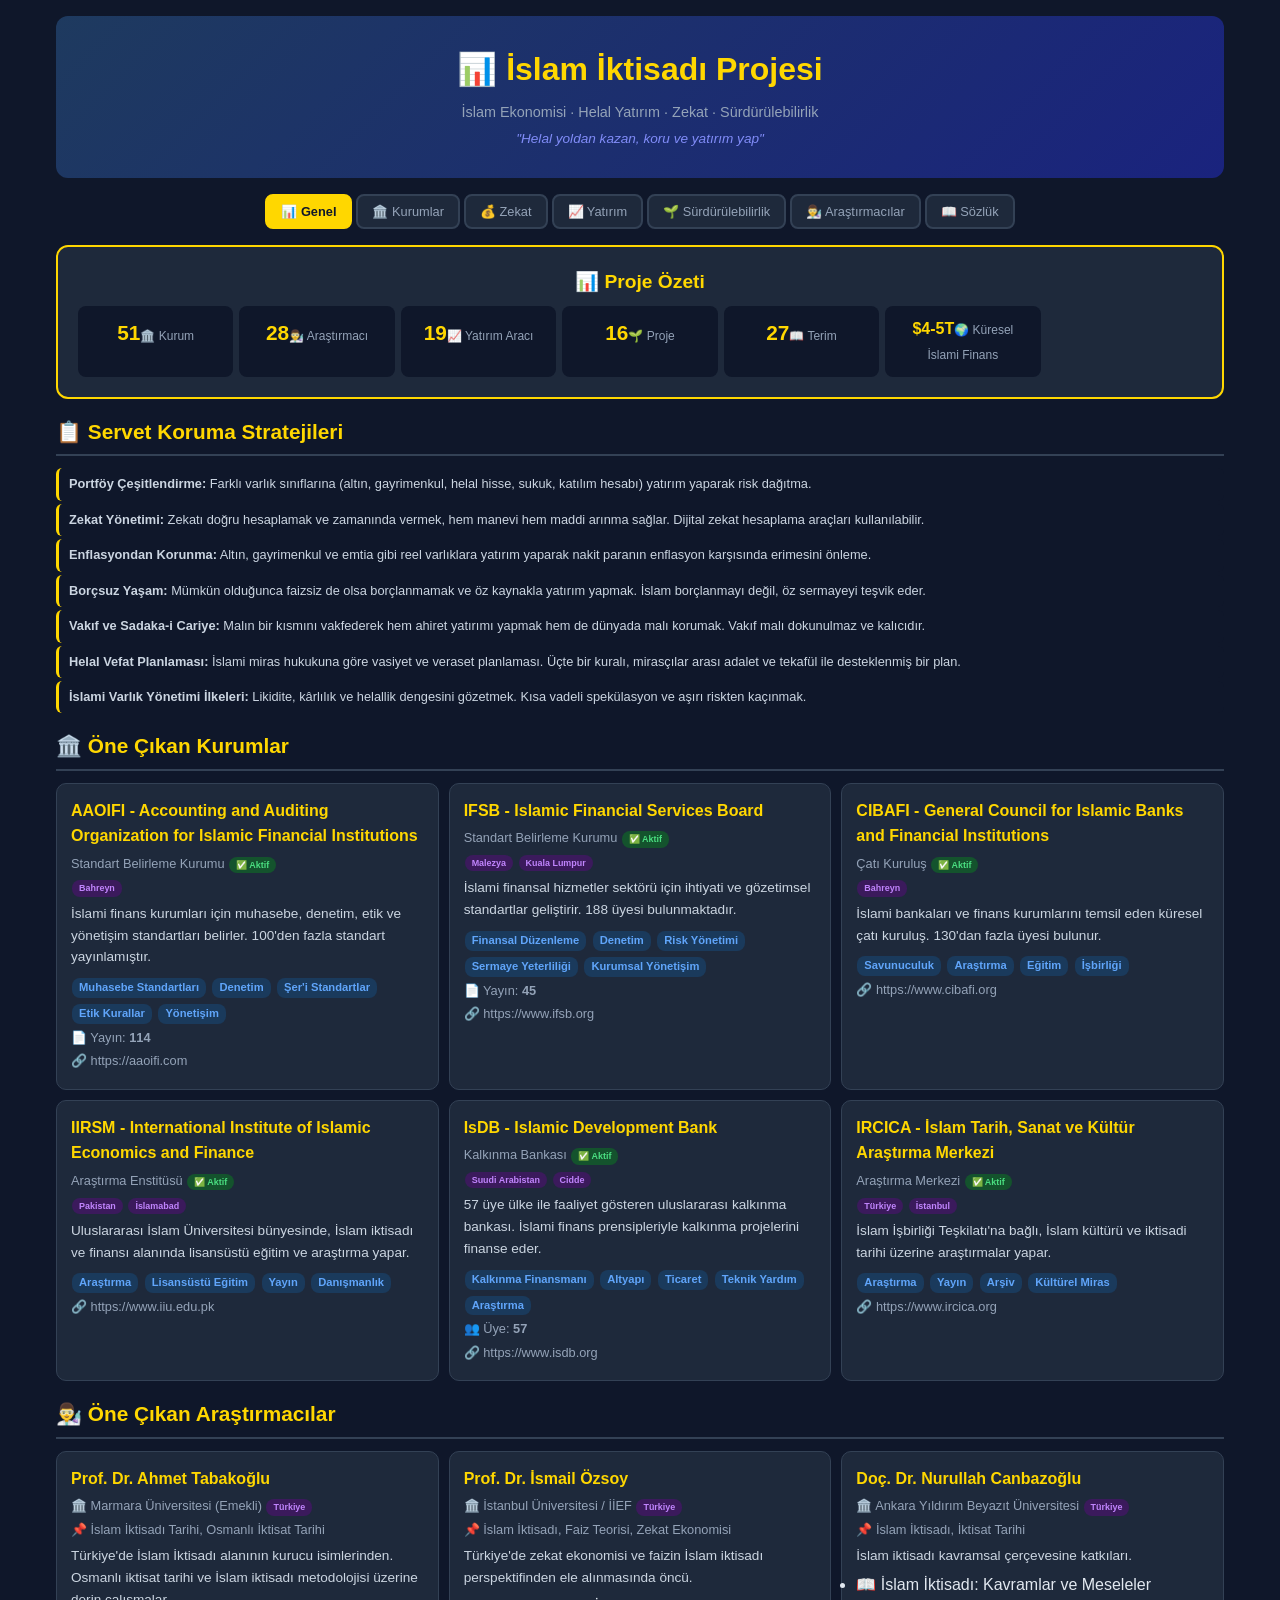
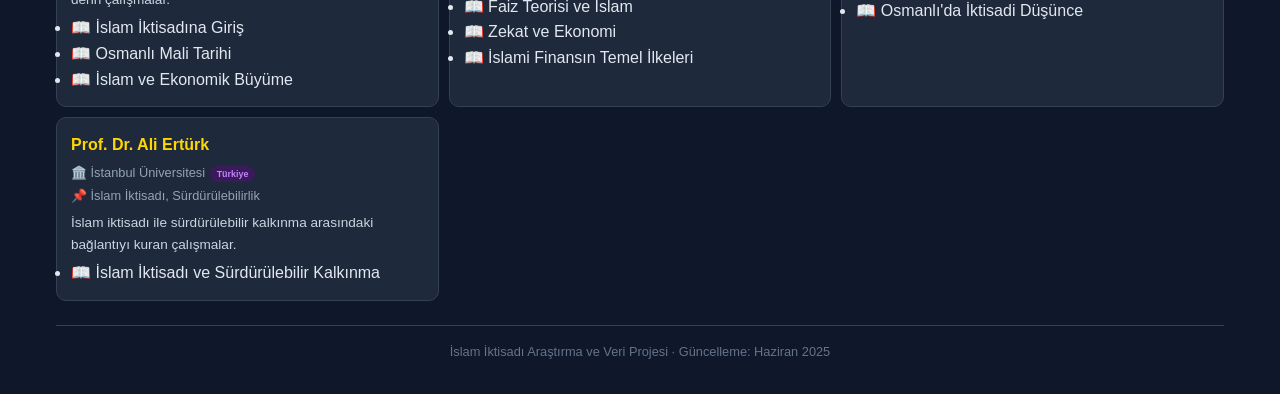
<file: index.html>
<!DOCTYPE html>
<html lang="tr">
<head>
<meta charset="UTF-8">
<meta name="viewport" content="width=device-width,initial-scale=1.0">
<title>İslam İktisadı Veri Projesi</title>
<style>
*{margin:0;padding:0;box-sizing:border-box}
body{font-family:-apple-system,BlinkMacSystemFont,'Segoe UI',Roboto,sans-serif;background:#0f172a;color:#e2e8f0;line-height:1.6}
.container{max-width:1200px;margin:0 auto;padding:16px}
header{text-align:center;padding:28px 16px;background:linear-gradient(135deg,#1e3a5f,#1a237e);border-radius:12px;margin-bottom:16px}
header h1{font-size:2em;color:#ffd700;margin-bottom:6px}
.subtitle{color:#94a3b8;font-size:0.9em}
.tagline{font-style:italic;color:#818cf8;margin-top:4px;font-size:0.85em}
.tabs{display:flex;flex-wrap:wrap;gap:4px;margin-bottom:16px;justify-content:center}
.tab-btn{padding:8px 14px;border:2px solid #334155;background:#1e293b;color:#94a3b8;border-radius:8px;cursor:pointer;font-size:0.8em;transition:.2s}
.tab-btn:hover,.tab-btn.active{background:#ffd700;color:#0f172a;font-weight:bold;border-color:#ffd700}
.tab{display:none}
.tab.active{display:block}
h2{font-size:1.3em;margin-bottom:12px;color:#ffd700;border-bottom:2px solid #334155;padding-bottom:6px}
.grid{display:grid;grid-template-columns:repeat(auto-fill,minmax(320px,1fr));gap:10px}
.card{background:#1e293b;border:1px solid #334155;border-radius:10px;padding:14px}
.card h3{color:#ffd700;font-size:1em;margin-bottom:5px}
.meta{color:#94a3b8;font-size:0.8em;margin:3px 0}
.desc{color:#cbd5e1;font-size:0.85em;margin:5px 0}
.badge{display:inline-block;padding:1px 7px;border-radius:8px;font-size:0.7em;font-weight:600;margin:1px}
.b-tur{background:#1a3a5c;color:#60a5fa}
.b-ulke{background:#3b1a5c;color:#c084fc}
.b-aktif{background:#14532d;color:#4ade80}
.b-risk{background:#5c1a1a;color:#f87171}
.b-helal{background:#1a5c3a;color:#34d399}
.summary{background:#1e293b;border:2px solid #ffd700;border-radius:12px;padding:20px;margin-bottom:16px}
.summary h3{color:#ffd700;text-align:center;font-size:1.2em;margin-bottom:8px}
.s-grid{display:grid;grid-template-columns:repeat(auto-fill,minmax(150px,1fr));gap:6px}
.s-box{background:#0f172a;border-radius:8px;padding:10px;text-align:center}
.s-box .num{color:#ffd700;font-size:1.3em;font-weight:bold}
.s-box .lbl{color:#94a3b8;font-size:0.75em}
.str-list{list-style:none;margin-top:6px}
.str-list li{background:#0f172a;border-radius:6px;padding:6px 10px;margin:3px 0;font-size:0.8em;border-left:3px solid #ffd700;color:#cbd5e1}
footer{text-align:center;padding:16px;color:#64748b;font-size:0.8em;margin-top:24px;border-top:1px solid #334155}
@media(max-width:640px){header h1{font-size:1.4em}.grid{grid-template-columns:1fr}}
</style>
</head>
<body>
<div class="container">

<header>
<h1>📊 İslam İktisadı Projesi</h1>
<p class="subtitle">İslam Ekonomisi · Helal Yatırım · Zekat · Sürdürülebilirlik</p>
<p class="tagline">"Helal yoldan kazan, koru ve yatırım yap"</p>
</header>

<nav class="tabs" id="tabs">
<button class="tab-btn active" data-tab="tab-summary">📊 Genel</button>
<button class="tab-btn" data-tab="tab-kurumlar">🏛️ Kurumlar</button>
<button class="tab-btn" data-tab="tab-zekat">💰 Zekat</button>
<button class="tab-btn" data-tab="tab-yatirim">📈 Yatırım</button>
<button class="tab-btn" data-tab="tab-sur">🌱 Sürdürülebilirlik</button>
<button class="tab-btn" data-tab="tab-ara">👨‍🔬 Araştırmacılar</button>
<button class="tab-btn" data-tab="tab-term">📖 Sözlük</button>
</nav>

<!-- GENEL -->
<div class="tab active" id="tab-summary">
<div class="summary">
<h3>📊 Proje Özeti</h3>
<div class="s-grid">
<div class="s-box"><span class="num">51</span><span class="lbl">🏛️ Kurum</span></div>
<div class="s-box"><span class="num">28</span><span class="lbl">👨‍🔬 Araştırmacı</span></div>
<div class="s-box"><span class="num">19</span><span class="lbl">📈 Yatırım Aracı</span></div>
<div class="s-box"><span class="num">16</span><span class="lbl">🌱 Proje</span></div>
<div class="s-box"><span class="num">27</span><span class="lbl">📖 Terim</span></div>
<div class="s-box"><span class="num" style="font-size:1em">$4-5T</span><span class="lbl">🌍 Küresel İslami Finans</span></div>
</div>
</div>

<h2>📋 Servet Koruma Stratejileri</h2>
<ul class="str-list">
<li><strong>Portföy Çeşitlendirme:</strong> Farklı varlık sınıflarına (altın, gayrimenkul, helal hisse, sukuk, katılım hesabı) yatırım yaparak risk dağıtma.</li>
<li><strong>Zekat Yönetimi:</strong> Zekatı doğru hesaplamak ve zamanında vermek, hem manevi hem maddi arınma sağlar. Dijital zekat hesaplama araçları kullanılabilir.</li>
<li><strong>Enflasyondan Korunma:</strong> Altın, gayrimenkul ve emtia gibi reel varlıklara yatırım yaparak nakit paranın enflasyon karşısında erimesini önleme.</li>
<li><strong>Borçsuz Yaşam:</strong> Mümkün olduğunca faizsiz de olsa borçlanmamak ve öz kaynakla yatırım yapmak. İslam borçlanmayı değil, öz sermayeyi teşvik eder.</li>
<li><strong>Vakıf ve Sadaka-i Cariye:</strong> Malın bir kısmını vakfederek hem ahiret yatırımı yapmak hem de dünyada malı korumak. Vakıf malı dokunulmaz ve kalıcıdır.</li>
<li><strong>Helal Vefat Planlaması:</strong> İslami miras hukukuna göre vasiyet ve veraset planlaması. Üçte bir kuralı, mirasçılar arası adalet ve tekafül ile desteklenmiş bir plan.</li>
<li><strong>İslami Varlık Yönetimi İlkeleri:</strong> Likidite, kârlılık ve helallik dengesini gözetmek. Kısa vadeli spekülasyon ve aşırı riskten kaçınmak.</li>
</ul>

<h2 style="margin-top:16px">🏛️ Öne Çıkan Kurumlar</h2>
<div class="grid">
<div class="card"><h3>AAOIFI - Accounting and Auditing Organization for Islamic Financial Institutions</h3><p class="meta">Standart Belirleme Kurumu <span class="badge b-aktif">✅ Aktif</span></p><p class="meta"><span class="badge b-ulke">Bahreyn</span></p><p class="desc">İslami finans kurumları için muhasebe, denetim, etik ve yönetişim standartları belirler. 100'den fazla standart yayınlamıştır.</p><span class="badge b-tur">Muhasebe Standartları</span> <span class="badge b-tur">Denetim</span> <span class="badge b-tur">Şer'i Standartlar</span> <span class="badge b-tur">Etik Kurallar</span> <span class="badge b-tur">Yönetişim</span><p class="meta">📄 Yayın: <strong>114</strong></p><p class="meta">🔗 https://aaoifi.com</p></div><div class="card"><h3>IFSB - Islamic Financial Services Board</h3><p class="meta">Standart Belirleme Kurumu <span class="badge b-aktif">✅ Aktif</span></p><p class="meta"><span class="badge b-ulke">Malezya</span> <span class="badge b-ulke">Kuala Lumpur</span></p><p class="desc">İslami finansal hizmetler sektörü için ihtiyati ve gözetimsel standartlar geliştirir. 188 üyesi bulunmaktadır.</p><span class="badge b-tur">Finansal Düzenleme</span> <span class="badge b-tur">Denetim</span> <span class="badge b-tur">Risk Yönetimi</span> <span class="badge b-tur">Sermaye Yeterliliği</span> <span class="badge b-tur">Kurumsal Yönetişim</span><p class="meta">📄 Yayın: <strong>45</strong></p><p class="meta">🔗 https://www.ifsb.org</p></div><div class="card"><h3>CIBAFI - General Council for Islamic Banks and Financial Institutions</h3><p class="meta">Çatı Kuruluş <span class="badge b-aktif">✅ Aktif</span></p><p class="meta"><span class="badge b-ulke">Bahreyn</span></p><p class="desc">İslami bankaları ve finans kurumlarını temsil eden küresel çatı kuruluş. 130'dan fazla üyesi bulunur.</p><span class="badge b-tur">Savunuculuk</span> <span class="badge b-tur">Araştırma</span> <span class="badge b-tur">Eğitim</span> <span class="badge b-tur">İşbirliği</span><p class="meta">🔗 https://www.cibafi.org</p></div><div class="card"><h3>IIRSM - International Institute of Islamic Economics and Finance</h3><p class="meta">Araştırma Enstitüsü <span class="badge b-aktif">✅ Aktif</span></p><p class="meta"><span class="badge b-ulke">Pakistan</span> <span class="badge b-ulke">İslamabad</span></p><p class="desc">Uluslararası İslam Üniversitesi bünyesinde, İslam iktisadı ve finansı alanında lisansüstü eğitim ve araştırma yapar.</p><span class="badge b-tur">Araştırma</span> <span class="badge b-tur">Lisansüstü Eğitim</span> <span class="badge b-tur">Yayın</span> <span class="badge b-tur">Danışmanlık</span><p class="meta">🔗 https://www.iiu.edu.pk</p></div><div class="card"><h3>IsDB - Islamic Development Bank</h3><p class="meta">Kalkınma Bankası <span class="badge b-aktif">✅ Aktif</span></p><p class="meta"><span class="badge b-ulke">Suudi Arabistan</span> <span class="badge b-ulke">Cidde</span></p><p class="desc">57 üye ülke ile faaliyet gösteren uluslararası kalkınma bankası. İslami finans prensipleriyle kalkınma projelerini finanse eder.</p><span class="badge b-tur">Kalkınma Finansmanı</span> <span class="badge b-tur">Altyapı</span> <span class="badge b-tur">Ticaret</span> <span class="badge b-tur">Teknik Yardım</span> <span class="badge b-tur">Araştırma</span><p class="meta">👥 Üye: <strong>57</strong></p><p class="meta">🔗 https://www.isdb.org</p></div><div class="card"><h3>IRCICA - İslam Tarih, Sanat ve Kültür Araştırma Merkezi</h3><p class="meta">Araştırma Merkezi <span class="badge b-aktif">✅ Aktif</span></p><p class="meta"><span class="badge b-ulke">Türkiye</span> <span class="badge b-ulke">İstanbul</span></p><p class="desc">İslam İşbirliği Teşkilatı'na bağlı, İslam kültürü ve iktisadi tarihi üzerine araştırmalar yapar.</p><span class="badge b-tur">Araştırma</span> <span class="badge b-tur">Yayın</span> <span class="badge b-tur">Arşiv</span> <span class="badge b-tur">Kültürel Miras</span><p class="meta">🔗 https://www.ircica.org</p></div></div>

<h2 style="margin-top:16px">👨‍🔬 Öne Çıkan Araştırmacılar</h2>
<div class="grid">
<div class="card"><h3>Prof. Dr. Ahmet Tabakoğlu</h3><p class="meta">🏛️ Marmara Üniversitesi (Emekli) <span class="badge b-ulke">Türkiye</span></p><p class="meta">📌 İslam İktisadı Tarihi, Osmanlı İktisat Tarihi</p><p class="desc">Türkiye'de İslam İktisadı alanının kurucu isimlerinden. Osmanlı iktisat tarihi ve İslam iktisadı metodolojisi üzerine derin çalışmalar.</p><ul class="strategy-list"><li>📖 İslam İktisadına Giriş</li><li>📖 Osmanlı Mali Tarihi</li><li>📖 İslam ve Ekonomik Büyüme</li></ul></div><div class="card"><h3>Prof. Dr. İsmail Özsoy</h3><p class="meta">🏛️ İstanbul Üniversitesi / İİEF <span class="badge b-ulke">Türkiye</span></p><p class="meta">📌 İslam İktisadı, Faiz Teorisi, Zekat Ekonomisi</p><p class="desc">Türkiye'de zekat ekonomisi ve faizin İslam iktisadı perspektifinden ele alınmasında öncü.</p><ul class="strategy-list"><li>📖 Faiz Teorisi ve İslam</li><li>📖 Zekat ve Ekonomi</li><li>📖 İslami Finansın Temel İlkeleri</li></ul></div><div class="card"><h3>Doç. Dr. Nurullah Canbazoğlu</h3><p class="meta">🏛️ Ankara Yıldırım Beyazıt Üniversitesi <span class="badge b-ulke">Türkiye</span></p><p class="meta">📌 İslam İktisadı, İktisat Tarihi</p><p class="desc">İslam iktisadı kavramsal çerçevesine katkıları.</p><ul class="strategy-list"><li>📖 İslam İktisadı: Kavramlar ve Meseleler</li><li>📖 Osmanlı'da İktisadi Düşünce</li></ul></div><div class="card"><h3>Prof. Dr. Ali Ertürk</h3><p class="meta">🏛️ İstanbul Üniversitesi <span class="badge b-ulke">Türkiye</span></p><p class="meta">📌 İslam İktisadı, Sürdürülebilirlik</p><p class="desc">İslam iktisadı ile sürdürülebilir kalkınma arasındaki bağlantıyı kuran çalışmalar.</p><ul class="strategy-list"><li>📖 İslam İktisadı ve Sürdürülebilir Kalkınma</li></ul></div></div>
</div>

<!-- KURUMLAR -->
<div class="tab" id="tab-kurumlar">
<h2>🏛️ İslami Finans Kurumları <span style="font-size:0.6em;color:#94a3b8">(31 kayıt)</span></h2>
<div class="grid">
<div class="card"><h3>AAOIFI - Accounting and Auditing Organization for Islamic Financial Institutions</h3><p class="meta">Standart Belirleme Kurumu <span class="badge b-aktif">✅ Aktif</span></p><p class="meta"><span class="badge b-ulke">Bahreyn</span></p><p class="desc">İslami finans kurumları için muhasebe, denetim, etik ve yönetişim standartları belirler. 100'den fazla standart yayınlamıştır.</p><span class="badge b-tur">Muhasebe Standartları</span> <span class="badge b-tur">Denetim</span> <span class="badge b-tur">Şer'i Standartlar</span> <span class="badge b-tur">Etik Kurallar</span> <span class="badge b-tur">Yönetişim</span><p class="meta">📄 Yayın: <strong>114</strong></p><p class="meta">🔗 https://aaoifi.com</p></div><div class="card"><h3>IFSB - Islamic Financial Services Board</h3><p class="meta">Standart Belirleme Kurumu <span class="badge b-aktif">✅ Aktif</span></p><p class="meta"><span class="badge b-ulke">Malezya</span> <span class="badge b-ulke">Kuala Lumpur</span></p><p class="desc">İslami finansal hizmetler sektörü için ihtiyati ve gözetimsel standartlar geliştirir. 188 üyesi bulunmaktadır.</p><span class="badge b-tur">Finansal Düzenleme</span> <span class="badge b-tur">Denetim</span> <span class="badge b-tur">Risk Yönetimi</span> <span class="badge b-tur">Sermaye Yeterliliği</span> <span class="badge b-tur">Kurumsal Yönetişim</span><p class="meta">📄 Yayın: <strong>45</strong></p><p class="meta">🔗 https://www.ifsb.org</p></div><div class="card"><h3>CIBAFI - General Council for Islamic Banks and Financial Institutions</h3><p class="meta">Çatı Kuruluş <span class="badge b-aktif">✅ Aktif</span></p><p class="meta"><span class="badge b-ulke">Bahreyn</span></p><p class="desc">İslami bankaları ve finans kurumlarını temsil eden küresel çatı kuruluş. 130'dan fazla üyesi bulunur.</p><span class="badge b-tur">Savunuculuk</span> <span class="badge b-tur">Araştırma</span> <span class="badge b-tur">Eğitim</span> <span class="badge b-tur">İşbirliği</span><p class="meta">🔗 https://www.cibafi.org</p></div><div class="card"><h3>IIRSM - International Institute of Islamic Economics and Finance</h3><p class="meta">Araştırma Enstitüsü <span class="badge b-aktif">✅ Aktif</span></p><p class="meta"><span class="badge b-ulke">Pakistan</span> <span class="badge b-ulke">İslamabad</span></p><p class="desc">Uluslararası İslam Üniversitesi bünyesinde, İslam iktisadı ve finansı alanında lisansüstü eğitim ve araştırma yapar.</p><span class="badge b-tur">Araştırma</span> <span class="badge b-tur">Lisansüstü Eğitim</span> <span class="badge b-tur">Yayın</span> <span class="badge b-tur">Danışmanlık</span><p class="meta">🔗 https://www.iiu.edu.pk</p></div><div class="card"><h3>IsDB - Islamic Development Bank</h3><p class="meta">Kalkınma Bankası <span class="badge b-aktif">✅ Aktif</span></p><p class="meta"><span class="badge b-ulke">Suudi Arabistan</span> <span class="badge b-ulke">Cidde</span></p><p class="desc">57 üye ülke ile faaliyet gösteren uluslararası kalkınma bankası. İslami finans prensipleriyle kalkınma projelerini finanse eder.</p><span class="badge b-tur">Kalkınma Finansmanı</span> <span class="badge b-tur">Altyapı</span> <span class="badge b-tur">Ticaret</span> <span class="badge b-tur">Teknik Yardım</span> <span class="badge b-tur">Araştırma</span><p class="meta">👥 Üye: <strong>57</strong></p><p class="meta">🔗 https://www.isdb.org</p></div><div class="card"><h3>IRCICA - İslam Tarih, Sanat ve Kültür Araştırma Merkezi</h3><p class="meta">Araştırma Merkezi <span class="badge b-aktif">✅ Aktif</span></p><p class="meta"><span class="badge b-ulke">Türkiye</span> <span class="badge b-ulke">İstanbul</span></p><p class="desc">İslam İşbirliği Teşkilatı'na bağlı, İslam kültürü ve iktisadi tarihi üzerine araştırmalar yapar.</p><span class="badge b-tur">Araştırma</span> <span class="badge b-tur">Yayın</span> <span class="badge b-tur">Arşiv</span> <span class="badge b-tur">Kültürel Miras</span><p class="meta">🔗 https://www.ircica.org</p></div><div class="card"><h3>SESRIC - Statistical, Economic and Social Research and Training Centre for Islamic Countries</h3><p class="meta">Araştırma Merkezi <span class="badge b-aktif">✅ Aktif</span></p><p class="meta"><span class="badge b-ulke">Türkiye</span> <span class="badge b-ulke">Ankara</span></p><p class="desc">İİT üyesi ülkelerde istatistiksel, ekonomik ve sosyal araştırma ve eğitim faaliyetleri yürütür.</p><span class="badge b-tur">İstatistik</span> <span class="badge b-tur">Ekonomik Araştırma</span> <span class="badge b-tur">Eğitim</span> <span class="badge b-tur">Kapasite Geliştirme</span><p class="meta">🔗 https://www.sesric.org</p></div><div class="card"><h3>İİEF - İslam İktisadı ve Finansı Araştırma Merkezi (İstanbul Üniversitesi)</h3><p class="meta">Üniversite Araştırma Merkezi <span class="badge b-aktif">✅ Aktif</span></p><p class="meta"><span class="badge b-ulke">Türkiye</span> <span class="badge b-ulke">İstanbul</span></p><p class="desc">İstanbul Üniversitesi bünyesinde, İslam iktisadı ve finansı alanında multidisipliner araştırmalar yürütür.</p><span class="badge b-tur">Akademik Araştırma</span> <span class="badge b-tur">Konferans</span> <span class="badge b-tur">Yayın</span> <span class="badge b-tur">Eğitim</span><p class="meta">🔗 https://iief.istanbul.edu.tr</p></div><div class="card"><h3>İKAM - İslam İktisadı Araştırma Merkezi</h3><p class="meta">Üniversite Araştırma Merkezi <span class="badge b-aktif">✅ Aktif</span></p><p class="meta"><span class="badge b-ulke">Türkiye</span> <span class="badge b-ulke">İstanbul</span></p><p class="desc">İbn Haldun Üniversitesi bünyesinde kurulan, İslam iktisadı alanında araştırma ve yayın faaliyetleri yürüten merkez.</p><span class="badge b-tur">Araştırma</span> <span class="badge b-tur">Yayın</span> <span class="badge b-tur">Konferans</span> <span class="badge b-tur">Politika Önerileri</span> <span class="badge b-tur">Eğitim</span><p class="meta">🔗 https://ikam.com.tr</p></div><div class="card"><h3>INCEIF - International Centre for Education in Islamic Finance</h3><p class="meta">Eğitim ve Araştırma Kurumu <span class="badge b-aktif">✅ Aktif</span></p><p class="meta"><span class="badge b-ulke">Malezya</span> <span class="badge b-ulke">Kuala Lumpur</span></p><p class="desc">İslami finans alanında uzmanlaşmış küresel eğitim merkezi. Lisansüstü programlar sunar.</p><span class="badge b-tur">Lisansüstü Eğitim</span> <span class="badge b-tur">Araştırma</span> <span class="badge b-tur">Danışmanlık</span> <span class="badge b-tur">Yönetici Eğitimi</span><p class="meta">🔗 https://www.inceif.edu.my</p></div><div class="card"><h3>IRKKA - İslam Ülkeleri Kızılay ve Kızılhaç Dernekleri</h3><p class="meta">İnsani Yardım Kurumu <span class="badge b-aktif">✅ Aktif</span></p><p class="meta"><span class="badge b-ulke">Türkiye</span> <span class="badge b-ulke">Ankara</span></p><p class="desc">İslam İşbirliği Teşkilatı'na bağlı, İslami dayanışma ve yardımlaşma prensipleriyle çalışan kuruluş.</p><span class="badge b-tur">İnsani Yardım</span> <span class="badge b-tur">Afet Yönetimi</span> <span class="badge b-tur">Kalkınma</span><p class="meta">🔗 https://irkka.org</p></div><div class="card"><h3>IIFM - International Islamic Financial Market</h3><p class="meta">Piyasa Altyapı Kuruluşu <span class="badge b-aktif">✅ Aktif</span></p><p class="meta"><span class="badge b-ulke">Bahreyn</span></p><p class="desc">İslami finansal piyasaların geliştirilmesi ve standartlaştırılması için çalışan uluslararası kuruluş.</p><span class="badge b-tur">Piyasa Standartları</span> <span class="badge b-tur">Sukuk</span> <span class="badge b-tur">Türev Ürünler</span> <span class="badge b-tur">Likidite Yönetimi</span><p class="meta">🔗 https://www.iifm.net</p></div><div class="card"><h3>Albaraka Türk Katılım Bankası</h3><p class="meta">Katılım Bankası <span class="badge b-aktif">✅ Aktif</span></p><p class="meta"><span class="badge b-ulke">Türkiye</span></p><p class="desc">Türkiye'de faizsiz bankacılık prensipleriyle faaliyet gösteren ilk özel finans kurumu.</p><span class="badge b-tur">Katılım Bankacılığı</span> <span class="badge b-tur">KOBİ Finansmanı</span> <span class="badge b-tur">Dış Ticaret</span> <span class="badge b-tur">Bireysel Bankacılık</span><p class="meta">🏢 Şube: <strong>245</strong></p><p class="meta">🔗 https://www.albaraka.com.tr</p></div><div class="card"><h3>Kuveyt Türk Katılım Bankası</h3><p class="meta">Katılım Bankası <span class="badge b-aktif">✅ Aktif</span></p><p class="meta"><span class="badge b-ulke">Türkiye</span></p><p class="desc">Kuveyt merkezli olarak Türkiye'de faaliyet gösteren en büyük katılım bankalarından biri.</p><span class="badge b-tur">Katılım Bankacılığı</span> <span class="badge b-tur">Kira Sertifikası</span> <span class="badge b-tur">Kurumsal Bankacılık</span><p class="meta">🏢 Şube: <strong>465</strong></p><p class="meta">🔗 https://www.kuveytturk.com.tr</p></div><div class="card"><h3>Ziraat Katılım Bankası</h3><p class="meta">Katılım Bankası <span class="badge b-aktif">✅ Aktif</span></p><p class="meta"><span class="badge b-ulke">Türkiye</span></p><p class="desc">T.C. Ziraat Bankası iştiraki olarak kurulan katılım bankası.</p><span class="badge b-tur">Katılım Bankacılığı</span> <span class="badge b-tur">Tarım Finansmanı</span> <span class="badge b-tur">Proje Finansmanı</span><p class="meta">🔗 https://www.ziraatkatilim.com.tr</p></div><div class="card"><h3>Vakıf Katılım Bankası</h3><p class="meta">Katılım Bankası <span class="badge b-aktif">✅ Aktif</span></p><p class="meta"><span class="badge b-ulke">Türkiye</span></p><p class="desc">Vakıfbank iştiraki olarak faaliyet gösteren katılım bankası.</p><span class="badge b-tur">Katılım Bankacılığı</span> <span class="badge b-tur">Bireysel Bankacılık</span> <span class="badge b-tur">Kurumsal Bankacılık</span><p class="meta">🔗 https://www.vakifkatilim.com.tr</p></div><div class="card"><h3>Emlak Katılım Bankası</h3><p class="meta">Katılım Bankası <span class="badge b-aktif">✅ Aktif</span></p><p class="meta"><span class="badge b-ulke">Türkiye</span></p><p class="desc">Emlak Konut GYO ve Halk Bankası ortaklığıyla kurulan katılım bankası.</p><span class="badge b-tur">Katılım Bankacılığı</span> <span class="badge b-tur">Gayrimenkul Finansmanı</span> <span class="badge b-tur">Proje Finansmanı</span><p class="meta">🔗 https://www.emlakkatilim.com.tr</p></div><div class="card"><h3>TKBB - Türkiye Katılım Bankaları Birliği</h3><p class="meta">Çatı Kuruluş <span class="badge b-aktif">✅ Aktif</span></p><p class="meta"><span class="badge b-ulke">Türkiye</span> <span class="badge b-ulke">İstanbul</span></p><p class="desc">Türkiye'deki katılım bankalarının çatı kuruluşu. Sektör verilerini derler ve yayınlar.</p><span class="badge b-tur">Sektör Verisi</span> <span class="badge b-tur">Savunuculuk</span> <span class="badge b-tur">Eğitim</span> <span class="badge b-tur">Standartlaştırma</span><p class="meta">👥 Üye: <strong>6</strong></p><p class="meta">🔗 https://www.tkbb.org.tr</p></div><div class="card"><h3>Diyanet İşleri Başkanlığı - İslam İktisadı Birimi</h3><p class="meta">Kamu Kurumu <span class="badge b-aktif">✅ Aktif</span></p><p class="meta"><span class="badge b-ulke">Türkiye</span> <span class="badge b-ulke">Ankara</span></p><p class="desc">Diyanet İşleri Başkanlığı bünyesinde İslam iktisadı ve faizsiz finans konularında fetva ve rehberlik hizmeti sunar.</p><span class="badge b-tur">Fetva</span> <span class="badge b-tur">Rehberlik</span> <span class="badge b-tur">Yayın</span> <span class="badge b-tur">Eğitim</span><p class="meta">🔗 https://www.diyanet.gov.tr</p></div><div class="card"><h3>İGİAD - İktisadi Girişim ve İş Ahlakı Derneği</h3><p class="meta">Sivil Toplum Kuruluşu <span class="badge b-aktif">✅ Aktif</span></p><p class="meta"><span class="badge b-ulke">Türkiye</span> <span class="badge b-ulke">İstanbul</span></p><p class="desc">İslam iktisadı ve iş ahlakı alanında çalışmalar yürüten sivil toplum kuruluşu.</p><span class="badge b-tur">Araştırma</span> <span class="badge b-tur">Yayın</span> <span class="badge b-tur">Konferans</span> <span class="badge b-tur">İş Ahlakı Eğitimleri</span><p class="meta">🔗 https://www.igiad.org.tr</p></div><div class="card"><h3>Qatar Islamic Bank (QIB)</h3><p class="meta">İslami Banka <span class="badge b-aktif">✅ Aktif</span></p><p class="meta"><span class="badge b-ulke">Katar</span></p><p class="desc">Katar'ın en büyük İslami bankası. Perakende ve kurumsal bankacılık hizmetleri sunar.</p><span class="badge b-tur">İslami Bankacılık</span> <span class="badge b-tur">Varlık Yönetimi</span> <span class="badge b-tur">Yatırım Bankacılığı</span><p class="meta">🔗 https://www.qib.com.qa</p></div><div class="card"><h3>Dubai Islamic Bank (DIB)</h3><p class="meta">İslami Banka <span class="badge b-aktif">✅ Aktif</span></p><p class="meta"><span class="badge b-ulke">BAE</span> <span class="badge b-ulke">Dubai</span></p><p class="desc">Dünyanın ilk tam kapsamlı İslami bankası. 1975'te kurulmuştur.</p><span class="badge b-tur">İslami Bankacılık</span> <span class="badge b-tur">Kurumsal Finansman</span> <span class="badge b-tur">Sukuk İhracı</span><p class="meta">🔗 https://www.dib.ae</p><p class="meta">⭐ Dünyanın ilk İslami bankası</p></div><div class="card"><h3>Al Rajhi Bank</h3><p class="meta">İslami Banka <span class="badge b-aktif">✅ Aktif</span></p><p class="meta"><span class="badge b-ulke">Suudi Arabistan</span></p><p class="desc">Dünyanın en büyük İslami bankalarından biri. Suudi Arabistan merkezli.</p><span class="badge b-tur">İslami Bankacılık</span> <span class="badge b-tur">Bireysel Bankacılık</span> <span class="badge b-tur">Kurumsal Bankacılık</span> <span class="badge b-tur">Yatırım</span><p class="meta">🔗 https://www.alrajhibank.com.sa</p></div><div class="card"><h3>CIMB Islamic Bank</h3><p class="meta">İslami Banka <span class="badge b-aktif">✅ Aktif</span></p><p class="meta"><span class="badge b-ulke">Malezya</span></p><p class="desc">Malezya'nın önde gelen İslami bankalarından. CIMB Group iştiraki.</p><span class="badge b-tur">İslami Bankacılık</span> <span class="badge b-tur">Sermaye Piyasaları</span> <span class="badge b-tur">Varlık Yönetimi</span><p class="meta">🔗 https://www.cimbislamic.com</p></div><div class="card"><h3>Maybank Islamic</h3><p class="meta">İslami Banka <span class="badge b-aktif">✅ Aktif</span></p><p class="meta"><span class="badge b-ulke">Malezya</span></p><p class="desc">Maybank Group'un İslami bankacılık kolu. Güneydoğu Asya'nın en büyük İslami bankalarından.</p><span class="badge b-tur">İslami Bankacılık</span> <span class="badge b-tur">Sukuk</span> <span class="badge b-tur">Ticaret Finansmanı</span><p class="meta">🔗 https://www.maybank.com/islamic</p></div><div class="card"><h3>Bank Islam Malaysia</h3><p class="meta">İslami Banka <span class="badge b-aktif">✅ Aktif</span></p><p class="meta"><span class="badge b-ulke">Malezya</span></p><p class="desc">Malezya'nın ilk İslami bankası. 1983'te kurulmuştur.</p><span class="badge b-tur">İslami Bankacılık</span> <span class="badge b-tur">Bireysel Bankacılık</span> <span class="badge b-tur">Kurumsal Bankacılık</span><p class="meta">🔗 https://www.bankislam.com</p></div><div class="card"><h3>Standard Chartered Saadiq</h3><p class="meta">İslami Bankacılık Kolu <span class="badge b-aktif">✅ Aktif</span></p><p class="meta"><span class="badge b-ulke">Malezya</span> <span class="badge b-ulke">BAE</span> <span class="badge b-ulke">Singapur</span></p><p class="desc">Standard Chartered'in İslami bankacılık kolu. Birden fazla ülkede faaliyet gösterir.</p><span class="badge b-tur">İslami Bankacılık</span> <span class="badge b-tur">Varlık Yönetimi</span> <span class="badge b-tur">Ticaret Finansmanı</span><p class="meta">🔗 https://www.sc.com/saadiq</p></div><div class="card"><h3>Kral Abdülaziz Üniversitesi - İslam İktisadı Enstitüsü</h3><p class="meta">Üniversite Enstitüsü <span class="badge b-aktif">✅ Aktif</span></p><p class="meta"><span class="badge b-ulke">Suudi Arabistan</span> <span class="badge b-ulke">Cidde</span></p><p class="desc">İslam iktisadı alanında dünyanın önde gelen akademik kurumlarından. JKAU: Islamic Economics dergisini yayınlar.</p><span class="badge b-tur">Akademik Araştırma</span> <span class="badge b-tur">Doktora Programı</span> <span class="badge b-tur">Yayın</span> <span class="badge b-tur">Konferans</span><p class="meta">🔗 https://iei.kau.edu.sa</p><p class="meta">⭐ Dünyadaki ilk İslam İktisadı enstitüsü</p></div><div class="card"><h3>Mekke-i Mükerreme ve Medine-i Münevvere Araştırma Merkezleri</h3><p class="meta">Araştırma Merkezi <span class="badge b-aktif">✅ Aktif</span></p><p class="meta"><span class="badge b-ulke">Suudi Arabistan</span></p><p class="desc">Haremeyn bölgesinde İslam ekonomisi ve vakıf yönetimi üzerine araştırmalar yürütür.</p><span class="badge b-tur">Vakıf Yönetimi</span> <span class="badge b-tur">İslami Ekonomi Araştırmaları</span></div><div class="card"><h3>Kardavi İslami Finans ve Ekonomi Merkezi</h3><p class="meta">Araştırma Merkezi <span class="badge b-aktif">✅ Aktif</span></p><p class="meta"><span class="badge b-ulke">Katar</span> <span class="badge b-ulke">Doha</span></p><p class="desc">Katar Üniversitesi bünyesinde İslami finans ve ekonomi araştırmaları yürüten merkez.</p><span class="badge b-tur">Araştırma</span> <span class="badge b-tur">Eğitim</span> <span class="badge b-tur">Yayın</span> <span class="badge b-tur">Danışmanlık</span><p class="meta">🔗 https://www.qu.edu.qa</p></div><div class="card"><h3>İİT Ekonomik ve Ticari İşbirliği Daimi Komitesi (COMCEC)</h3><p class="meta">Uluslararası Kuruluş <span class="badge b-aktif">✅ Aktif</span></p><p class="meta"><span class="badge b-ulke">Türkiye</span> <span class="badge b-ulke">Ankara</span></p><p class="desc">İslam İşbirliği Teşkilatı'na bağlı, üye ülkeler arasında ekonomik ve ticari işbirliğini geliştiren komite.</p><span class="badge b-tur">Ticaret</span> <span class="badge b-tur">Ekonomik İşbirliği</span> <span class="badge b-tur">Kalkınma</span> <span class="badge b-tur">Politika Koordinasyonu</span><p class="meta">🔗 https://www.comcec.org</p></div></div></div>

<!-- ZEKAT -->
<div class="tab" id="tab-zekat">
<h2>💰 Zekat Kurum ve Platformları <span style="font-size:0.6em;color:#94a3b8">(20 kayıt)</span></h2>
<div class="grid">
<div class="card"><h3>National Zakat Foundation (UK)</h3><p class="meta">Zekat Vakfı <span class="badge b-ulke">Birleşik Krallık</span></p><p class="desc">Birleşik Krallık'ta yaşayan Müslümanların zekatlarını yerel olarak dağıtmak için kurulmuştur. Şeffaflık ve etki odaklı çalışır.</p><span class="badge b-aktif">✅ Aktif</span> 🔗 https://www.nzf.org.uk</div><div class="card"><h3>İZK - İstanbul Zekat ve Kardeşlik Vakfı</h3><p class="meta">Zekat Vakfı <span class="badge b-ulke">Türkiye</span></p><p class="desc">Türkiye'de zekat bilincini yaygınlaştırmak ve zekatları şeffaf şekilde dağıtmak için kurulmuş vakıf.</p><span class="badge b-aktif">✅ Aktif</span> 🔗 https://izk.org.tr</div><div class="card"><h3>TDV - Türkiye Diyanet Vakfı</h3><p class="meta">Vakıf <span class="badge b-ulke">Türkiye</span></p><p class="desc">Diyanet İşleri Başkanlığı ile işbirliği içinde zekat, fitre, kurban ve bağış toplama faaliyetleri yürütür.</p><span class="badge b-aktif">✅ Aktif</span> 🔗 https://tdv.org</div><div class="card"><h3>Zakat Foundation of America</h3><p class="meta">Zekat Vakfı <span class="badge b-ulke">Amerika Birleşik Devletleri</span></p><p class="desc">ABD merkezli, dünya genelinde zekat dağıtımı yapan kuruluş. Afet yardımı, eğitim ve sağlık projeleri.</p><span class="badge b-aktif">✅ Aktif</span> 🔗 https://www.zakat.org</div><div class="card"><h3>Islamic Relief Worldwide</h3><p class="meta">İnsani Yardım Kuruluşu <span class="badge b-ulke">Birleşik Krallık</span></p><p class="desc">İslami prensiplerle dünya genelinde insani yardım ve kalkınma projeleri yürüten en büyük kuruluşlardan biri. Zekat, sadaka ve bağışlarla finanse edilir.</p><span class="badge b-aktif">✅ Aktif</span> 🔗 https://www.islamic-relief.org</div><div class="card"><h3>UNHCR İslami Hayırseverlik Birimi</h3><p class="meta">Birleşmiş Milletler Birimi <span class="badge b-ulke">Birleşmiş Milletler</span></p><p class="desc">BM Mülteci Örgütü'nün İslami hayırseverlik birimi. Zekat ve sadaka fonlarını mülteci krizlerinde kullanır.</p><span class="badge b-aktif">✅ Aktif</span> 🔗 https://www.unhcr.org/islamic-philanthropy</div><div class="card"><h3>Global Zakat Platform - Global Zekat Platformu</h3><p class="meta">Dijital Platform <span class="badge b-ulke">Dijital / Küresel</span></p><p class="desc">Dünya genelinde zekat toplama ve dağıtma için merkezi dijital platform. Blokzincir tabanlı şeffaflık sunar.</p><span class="badge b-aktif">✅ Aktif</span> 🔗 https://www.globalzakatplatform.com</div><div class="card"><h3>Baitulmaal Inc.</h3><p class="meta">Zekat Kuruluşu <span class="badge b-ulke">Amerika Birleşik Devletleri</span></p><p class="desc">ABD'de zekat ve sadaka toplayarak dünya genelinde dağıtan kar amacı gütmeyen kuruluş.</p><span class="badge b-aktif">✅ Aktif</span> 🔗 https://www.baitulmaal.org</div><div class="card"><h3>Human Appeal</h3><p class="meta">İnsani Yardım Kuruluşu <span class="badge b-ulke">Birleşik Krallık</span></p><p class="desc">Zekat ve bağışlarla dünya genelinde yardım ve kalkınma projeleri yürüten kuruluş.</p><span class="badge b-aktif">✅ Aktif</span> 🔗 https://humanappeal.org.uk</div><div class="card"><h3>Penabantu - Endonezya Zekat Platformu</h3><p class="meta">Dijital Zekat Platformu <span class="badge b-ulke">Endonezya</span></p><p class="desc">Endonezya'nın en büyük dijital zekat platformlarından biri. Mikrofinans ile zekat dağıtımını birleştirir.</p><span class="badge b-aktif">✅ Aktif</span> 🔗 https://penabantu.com</div><div class="card"><h3>Rumah Zakat - Endonezya</h3><p class="meta">Zekat Kuruluşu <span class="badge b-ulke">Endonezya</span></p><p class="desc">Endonezya'nın önde gelen zekat yönetim kuruluşlarından. Sağlık, eğitim ve ekonomi odaklı projeler.</p><span class="badge b-aktif">✅ Aktif</span> 🔗 https://www.rumahzakat.org</div><div class="card"><h3>Dompet Dhuafa - Endonezya</h3><p class="meta">Zekat Kuruluşu <span class="badge b-ulke">Endonezya</span></p><p class="desc">Endonezya'nın en eski ve büyük zekat yönetim kuruluşlarından. Kapsamlı sosyal programlar.</p><span class="badge b-aktif">✅ Aktif</span> 🔗 https://www.dompetdhuafa.org</div><div class="card"><h3>Yedpa Elal - Yetim Derneği</h3><p class="meta">Sivil Toplum <span class="badge b-ulke">Türkiye</span></p><p class="desc">Zekat ve sadaka ile yetimlere destek sağlayan Türkiye merkezli dernek.</p><span class="badge b-aktif">✅ Aktif</span> 🔗 https://yelal.org.tr</div><div class="card"><h3>Deniz Feneri Derneği</h3><p class="meta">Yardım Derneği <span class="badge b-ulke">Türkiye</span></p><p class="desc">Zekat, fitre, sadaka ve kurban bağışlarıyla ihtiyaç sahiplerine ulaşan yardım derneği.</p><span class="badge b-aktif">✅ Aktif</span> 🔗 https://www.denizfeneri.org.tr</div><div class="card"><h3>Cansuyu Yardımlaşma ve Dayanışma Derneği</h3><p class="meta">Yardım Derneği <span class="badge b-ulke">Türkiye</span></p><p class="desc">Türkiye ve dünya genelinde zekat ve bağışlarla yardım faaliyeti yürüten dernek.</p><span class="badge b-aktif">✅ Aktif</span> 🔗 https://www.cansuyu.org.tr</div><div class="card"><h3>İHH İnsani Yardım Vakfı</h3><p class="meta">Yardım Vakfı <span class="badge b-ulke">Türkiye</span></p><p class="desc">Türkiye'nin en büyük insani yardım kuruluşlarından. Zekat, sadaka ve bağış yönetimiyle 100+ ülkede faaliyet gösterir.</p><span class="badge b-aktif">✅ Aktif</span> 🔗 https://www.ihh.org.tr</div><div class="card"><h3>Türk Kızılay</h3><p class="meta">Yardım Kuruluşu <span class="badge b-ulke">Türkiye</span></p><p class="desc">Zekat, fitre ve bağış kabul eden, kan ve yardım faaliyetleri yürüten Türkiye'nin en köklü yardım kuruluşu.</p><span class="badge b-aktif">✅ Aktif</span> 🔗 https://www.kizilay.org.tr</div><div class="card"><h3>Dijital Zekat Hesaplama Platformları</h3><p class="meta">Dijital Araçlar <span class="badge b-ulke">Küresel / Dijital</span></p><p class="desc">nzf.org.uk, zakat.org, islamicfinder.org/zakat-calculator, zekat.io gibi platformlar üzerinden online zekat hesaplama hizmeti.</p><span class="badge b-aktif">✅ Aktif</span></div><div class="card"><h3>Türkiye Zekat Sistemi - Dijital Dönüşüm</h3><p class="meta">Dijital Platform / Kamu <span class="badge b-ulke">Türkiye</span></p><p class="desc">Diyanet ve vakıflar aracılığıyla dijital zekat hesaplama, bağış ve takip sistemleri. Mobil uygulamalar ve web servisleri.</p><span class="badge b-aktif">✅ Aktif</span></div><div class="card"><h3>Blokzincir Tabanlı Zekat Platformları</h3><p class="meta">FinTech / Dijital <span class="badge b-ulke">Küresel</span></p><p class="desc">Blokzincir teknolojisi ile zekat toplama ve dağıtımında şeffaflık ve izlenebilirlik sağlayan yenilikçi platformlar.</p><span class="badge b-aktif">✅ Aktif</span></div></div></div>

<!-- YATIRIM -->
<div class="tab" id="tab-yatirim">
<h2>📈 Helal Yatırım Araçları <span style="font-size:0.6em;color:#94a3b8">(19 araç)</span></h2>
<p style="color:#94a3b8;margin-bottom:12px;font-size:0.85em">Müslümanların helal yoldan para kazanması, biriktirmesi ve yatırım yapması için araçlar</p>
<div class="grid">
<div class="card"><h3>Mudarabe Sözleşmesi</h3><p class="meta">Katılım Bankacılığı <span class="badge b-risk">Orta-Yüksek</span> <span class="badge b-helal">Tam</span></p><p class="desc">Emek-sermaye ortaklığı. Bir taraf sermaye (rabbü'l-mal) sağlar, diğer taraf (mudarib) emeğini ve uzmanlığını koyar. Kâr önceden belirlenen oranda paylaşılır, zarar sermaye sahibine aittir.</p><p class="meta">📍 Katılım bankaları mevduat toplama, yatırım fonları, girişim sermayesi</p></div><div class="card"><h3>Murabaha (Maliyet+Kâr Satışı)</h3><p class="meta">Katılım Bankacılığı <span class="badge b-risk">Düşük-Orta</span> <span class="badge b-helal">Tam</span></p><p class="desc">Maliyet artı kâr marjı ile vadeli satış. Banka malı peşin alır, müşteriye vadeli ve kârlı satar. Taksitli alışverişin İslami versiyonu.</p><p class="meta">📍 Ev finansmanı, araç finansmanı, ticaret finansmanı, mal alım satımı</p></div><div class="card"><h3>Müşareke (Kâr-Zarar Ortaklığı)</h3><p class="meta">Katılım Bankacılığı <span class="badge b-risk">Orta</span> <span class="badge b-helal">Tam</span></p><p class="desc">Tarafların hem sermaye hem yönetim katkısı koyduğu ortaklık. Kâr anlaşılan oranda, zarar sermaye oranında paylaşılır.</p><p class="meta">📍 Proje finansmanı, konut finansmanı (Müşareke-Mütüvanakise), iş ortaklığı</p></div><div class="card"><h3>Sukuk (İslami Tahviller)</h3><p class="meta">Sermaye Piyasası <span class="badge b-risk">Orta</span> <span class="badge b-helal">Tam</span></p><p class="desc">Faizsiz tahvil/senet. Bir varlığa veya projeye ortaklığı temsil eden sertifika. Sukuk sahibi belirli bir varlığın veya projenin nakit akışından pay alır.</p><p class="meta">📍 Devlet ve kurum borçlanması, altyapı finansmanı, proje finansmanı</p></div><div class="card"><h3>Katılım Hesabı (Mevduat)</h3><p class="meta">Katılım Bankacılığı <span class="badge b-risk">Düşük</span> <span class="badge b-helal">Tam</span></p><p class="desc">Katılım bankalarında mudarabe esaslı, önceden belirlenmiş faiz değil, gerçekleşen kâra katılma esasına dayalı hesap türü.</p><p class="meta">📍 Tasarruf, birikim, cari hesap</p></div><div class="card"><h3>İslami / Helal Hisse Senedi Fonları</h3><p class="meta">Sermaye Piyasası <span class="badge b-risk">Orta-Yüksek</span> <span class="badge b-helal">Şer'i Danışman Onayl</span></p><p class="desc">Faaliyet alanı helal olan (alkol, kumar, faizsiz bankacılık dışı), finansal oranları İslami kriterlere uygun şirketlerin hisselerine yatırım yapan fonlar.</p><p class="meta">📍 Bireysel ve kurumsal hisse yatırımı, emeklilik fonları</p></div><div class="card"><h3>İslami / Katılım Emeklilik Sistemi</h3><p class="meta">Emeklilik <span class="badge b-risk">Orta</span> <span class="badge b-helal">Tam</span></p><p class="desc">Faizsiz prensiplerle yönetilen bireysel emeklilik fonları. Birikimler helal yatırım araçlarında değerlendirilir.</p><p class="meta">📍 Bireysel emeklilik, uzun vadeli tasarruf, devlet katkısı</p></div><div class="card"><h3>Tekafül (İslami Sigorta)</h3><p class="meta">Sigorta <span class="badge b-risk">Düşük-Orta</span> <span class="badge b-helal">Şer'i Danışman Onayl</span></p><p class="desc">Ortak dayanışma ve karşılıklı yardımlaşma esaslı sigorta sistemi. Faizli yatırım ve garar (belirsizlik) içermez. Fonlar helal araçlarda değerlendirilir.</p><p class="meta">📍 Hayat, sağlık, araç, konut, işletme sigortası</p></div><div class="card"><h3>Helal Gayrimenkul Yatırım Fonları</h3><p class="meta">Gayrimenkul <span class="badge b-risk">Düşük-Orta</span> <span class="badge b-helal">Tam (finansman model</span></p><p class="desc">Gayrimenkul ve gayrimenkul projelerine faizsiz yöntemlerle yatırım. Kira geliri ve değer artışı temelli getiri. Faizsiz finansman modelleri (Müşareke, Murabaha) kullanılır.</p><p class="meta">📍 Konut yatırımı, ticari gayrimenkul, arsa yatırımı, kira sertifikası</p></div><div class="card"><h3>Altın ve Kıymetli Madenler (İslami Perspektif)</h3><p class="meta">Real Varlık <span class="badge b-risk">Düşük-Orta</span> <span class="badge b-helal">Tam (fiziki altın ta</span></p><p class="desc">Altın, gümüş ve diğer kıymetli madenler. İslam'da zekat yükümlülüğüne tabi olan ve en eski helal yatırım aracı. Fiziki veya altın hesabı şeklinde.</p><p class="meta">📍 Uzun vadeli tasarruf, enflasyon koruması, zekat yükümlülüğü</p></div><div class="card"><h3>Helal Girişim Sermayesi (İslami VC)</h3><p class="meta">Girişim Yatırımı <span class="badge b-risk">Yüksek</span> <span class="badge b-helal">Tam (sektör seçimi i</span></p><p class="desc">Mudarabe ve Müşareke esaslı girişim yatırımı. Helal sektörlerde (helal gıda, İslami fintech, medikal, yeşil enerji) faaliyet gösteren girişimlere yatırım.</p><p class="meta">📍 Startup yatırımı, ölçeklendirme, teknoloji</p></div><div class="card"><h3>İslami Mikrofinans (Qard Hasan, Mikro-Murabaha)</h3><p class="meta">Mikrofinans <span class="badge b-risk">Orta</span> <span class="badge b-helal">Tam</span></p><p class="desc">Faizsiz mikro kredi. Qard Hasan (güzel borç) ile mikro krediler veya mikro murabaha ile ihtiyaç finansmanı. Yoksullukla mücadele ve girişimcilik desteği.</p><p class="meta">📍 Küçük girişimci finansmanı, tarım desteği, esnaf finansmanı</p></div><div class="card"><h3>Helal FinTech ve Dijital Yatırım Platformları</h3><p class="meta">Dijital <span class="badge b-risk">Değişken</span> <span class="badge b-helal">Ürüne bağlı</span></p><p class="desc">İslami prensiplerle çalışan dijital finans platformları. Helal yatırım danışmanlığı, robo-advisor, dijital katılım bankacılığı.</p><p class="meta">📍 Dijital yatırım, otomatik portföy yönetimi, İslami robo danışmanlık</p></div><div class="card"><h3>Kripto Varlıklar ve İslami Uyum</h3><p class="meta">Dijital Varlık <span class="badge b-risk">Çok Yüksek</span> <span class="badge b-helal">Tartışmalı (kriptoya</span></p><p class="desc">Kripto paraların İslami uyumu konusu tartışmalıdır. Şer'i danışmanlık kurulları bazı kriptoları (ör: Bitcoin, Ethereum) helal kabul ederken, bazılarını (faizli DeFi, şans oyunu token'ları) haram sayar</p><p class="meta">📍 Alternatif yatırım, dijital varlık saklama, İslami kripto projeleri</p></div><div class="card"><h3>Vakıf Bazlı Yatırım ve Kalkınma Modelleri</h3><p class="meta">Vakıf / Sosyal Yatırım <span class="badge b-risk">Düşük-Orta</span> <span class="badge b-helal">Tam</span></p><p class="desc">Vakıf yoluyla toplanan fonların akar/gelir getiren gayrimenkullere yatırılması. Klasik Osmanlı vakıf sistemi örnek alınarak vakıf sermayesinin korunması ve büyütülmesi.</p><p class="meta">📍 Eğitim, sağlık, sosyal hizmet finansmanı, kentsel dönüşüm</p></div><div class="card"><h3>Yeşil Sukuk ve Sürdürülebilir İslami Finans</h3><p class="meta">Sürdürülebilirlik <span class="badge b-risk">Orta</span> <span class="badge b-helal">Tam</span></p><p class="desc">Çevre dostu projeleri finanse eden sukuk türü. İklim değişikliği, yenilenebilir enerji, sürdürülebilir tarım, atık yönetimi projeleri. İslam'ın çevre koruma prensipleriyle uyumlu.</p><p class="meta">📍 Yeşil enerji, su yönetimi, sürdürülebilir altyapı, karbon azaltımı</p></div><div class="card"><h3>İslami Emtia Yatırımı</h3><p class="meta">Real Varlık <span class="badge b-risk">Orta</span> <span class="badge b-helal">Peşin alım-satım hel</span></p><p class="desc">Helal emtialara (petrol, doğal gaz, değerli metaller, tarım ürünleri) İslami kurallara uygun şekilde yatırım. Türev ürünlerden (vadeli işlem, opsiyon) kaçınılır. Peşin veya peşin+teslim esası.</p><p class="meta">📍 Çeşitlendirme, enflasyon koruması, kurumsal yatırım</p></div><div class="card"><h3>Selem ve İstisna Sözleşmeleri</h3><p class="meta">Alternatif Finansman <span class="badge b-risk">Orta</span> <span class="badge b-helal">Tam (belirli şartlar</span></p><p class="desc">Selem: Peşin ödenen bedelle gelecekte teslim edilmek üzere mal alımı. İstisna: Belirli bir ürünün imalatı için sipariş sözleşmesi. Her ikisi de İslam'da caiz olan özel sözleşme türleri.</p><p class="meta">📍 Tarım finansmanı (selem), inşaat finansmanı (istisna), imalat</p></div><div class="card"><h3>Kefalet ve İslami Garanti Sistemleri</h3><p class="meta">Finansal Güvence <span class="badge b-risk">Düşük</span> <span class="badge b-helal">Tam (ücretsiz kefale</span></p><p class="desc">Karşılıklı kefalet ve dayanışma esasına dayalı garantiler. Kefalet ücreti faiz olmadığı sürece caizdir. KOBI finansmanında kullanılır.</p><p class="meta">📍 KOBİ kefalet sistemi, kredi garanti fonları</p></div></div>

<h2 style="margin-top:16px">📋 Helal Filtreleme Kriterleri</h2>
<ul class="str-list">
<li>🚫 Faiz esaslı finansal hizmetler (geleneksel banka, sigorta)</li>
<li>🚫 Alkol üretimi ve dağıtımı</li>
<li>🚫 Kumar ve şans oyunları</li>
<li>🚫 Domuz eti ve domuz ürünleri</li>
<li>🚫 Silah ve savunma (tartışmalı, amaç ve kullanıma göre değişir)</li>
<li>🚫 Tütün</li>
<li>🚫 Eğlence (müzik, film, yetişkin içerik)</li>
<li>🚫 Helal olmayan gıda ürünleri</li>
</ul></div>
<div class="tab" id="tab-sur">
<h2>🌱 Sürdürülebilirlik Projeleri <span style="font-size:0.6em;color:#94a3b8">(16 proje)</span></h2>
<div class="grid">
<div class="card"><h3>Malezya Yeşil Sukuk Programı</h3><p class="meta">Sürdürülebilir Finans <span class="badge b-ulke">Malezya</span></p><p class="desc">Malezya Sermaye Piyasası Kurulu öncülüğünde başlatılan sürdürülebilir sukuk çerçevesi. Yeşil projelere fon sağlamak için sukuk ihracını teşvik eder.</p><p class="meta">📌 Yenilenebilir enerji, atık yönetimi, temiz ulaşım, yeşil binalar</p></div><div class="card"><h3>İslam Kalkınma Bankası Sürdürülebilir Kalkınma Hedefleri Programı</h3><p class="meta">Kalkınma Programı <span class="badge b-ulke">Küresel (57 üye ülke)</span></p><p class="desc">İsDB'nin BM Sürdürülebilir Kalkınma Hedefleri'ne (SDG) uyumlu projeleri. 5 temel alan: yoksulluğu sonlandırma, sağlık, eğitim, altyapı, iklim.</p><p class="meta">📌 SDG uyumlu projeler, yeşil altyapı, sosyal kalkınma</p></div><div class="card"><h3>Türkiye Yeşil Vakıf ve Çevre Projeleri</h3><p class="meta">Sürdürülebilirlik <span class="badge b-ulke">Türkiye</span></p><p class="desc">Türkiye'de İslami değerlerle çevre koruma projeleri. Vakıf sistemiyle sürdürülebilir orman, su ve enerji yatırımları. Sadaka-i cariye olarak ağaç dikimi, su kuyusu.</p><p class="meta">📌 Ağaçlandırma, su kaynakları, geri dönüşüm, sıfır atık</p></div><div class="card"><h3>Akhuwat İslami Mikrofinans (Pakistan)</h3><p class="meta">Mikrofinans / Yoksullukla Mücadele <span class="badge b-ulke">Pakistan</span></p><p class="desc">Dünyanın en büyük Qard Hasan (faizsiz borç) mikrofinans kuruluşu. 5 milyondan fazla aileye faizsiz kredi ulaştırmıştır. %99.9 geri ödeme oranı.</p><p class="meta">📌 Faizsiz mikro kredi, eğitim, sağlık, aile güçlendirme</p></div><div class="card"><h3>Zekat ile Sürdürülebilir Kalkınma (İsDB/UNDP Ortak Programı)</h3><p class="meta">Kalkınma Ortaklığı <span class="badge b-ulke">Küresel</span></p><p class="desc">UNDP, İsDB ve zekat kuruluşları ortaklığında zekat fonlarının yoksulluk, açlık ve eşitsizlikle mücadelede kullanılmasını amaçlayan program.</p><p class="meta">📌 Zekat hesaplama araçları, ulusal zekat sistemleri, SDG uyumu</p></div><div class="card"><h3>Wahed Invest - Helal Dijital Yatırım Platformu</h3><p class="meta">FinTech / Helal Yatırım <span class="badge b-ulke">ABD (Küresel)</span></p><p class="desc">Müslümanlar için helal robo-danışmanlık platformu. Otomatik portföy yönetimi, helal hisse senetleri, sukuk ve altın yatırımı.</p><p class="meta">📌 Bireysel yatırım, emeklilik, helal portföy, robo danışmanlık</p></div><div class="card"><h3>İslam İktisadı ve İş Ahlakı Projesi (İGİAD)</h3><p class="meta">Sivil Toplum Projesi <span class="badge b-ulke">Türkiye</span></p><p class="desc">İGİAD bünyesinde İslam iktisadı prensipleriyle uyumlu iş ahlakı standartları geliştirme, helal kazanç ve sosyal sorumluluk projesi.</p><p class="meta">📌 İş ahlakı, helal ticaret, adil ücret, çevre duyarlılığı</p></div><div class="card"><h3>Blokzincir Tabanlı Zekat Yönetim Sistemi</h3><p class="meta">FinTek / Blokzincir <span class="badge b-ulke">Küresel</span></p><p class="desc">Akıllı kontratlarla zekat toplama, dağıtma ve şeffaf takip sağlayan blokzincir platformu. Her kuruşun takip edilebildiği sistem.</p><p class="meta">📌 Şeffaf zekat, akıllı kontrat, blockchain izlenebilirlik</p></div><div class="card"><h3>Yeşil Cami ve Sürdürülebilir İslami Toplum Merkezleri</h3><p class="meta">Çevre / Dini Yapı <span class="badge b-ulke">Türkiye, Almanya, UK, ABD</span></p><p class="desc">Camilerin güneş enerjisi, yağmur suyu hasadı, enerji verimliliği, geri dönüşüm ile yeşil ve sürdürülebilir hale getirilmesi projesi.</p><p class="meta">📌 Güneş paneli, su tasarrufu, sıfır atık, enerji verimliliği</p></div><div class="card"><h3>Mülteciler İçin İslami Yardım Projeleri (UNHCR + Zekat)</h3><p class="meta">İnsani Yardım / Zekat <span class="badge b-ulke">Küresel (özellikle Suriye, Yemen, Gazze, Bangladeş)</span></p><p class="desc">UNHCR ile İslami yardım kuruluşları işbirliğinde mültecilere nakit yardım, barınma, sağlık ve eğitim desteği. Zekat fonları kullanılır.</p><p class="meta">📌 Mülteci koruma, nakit yardım, acil durum, eğitim</p></div><div class="card"><h3>Helal Tarım ve Sürdürülebilir Gıda Projeleri</h3><p class="meta">Tarım / Gıda <span class="badge b-ulke">Türkiye, Endonezya, Malezya, Suudi Arabistan</span></p><p class="desc">İslami prensiplere uygun, helal sertifikalı, çevre dostu ve adil tarım projeleri. Organik tarım ile helal sertifikasyonun entegrasyonu.</p><p class="meta">📌 Helal gıda, organik tarım, adil ticaret, gıda güvenliği</p></div><div class="card"><h3>Vakıf Gayrimenkul Koruma ve Geliştirme Projeleri</h3><p class="meta">Vakıf / Miras <span class="badge b-ulke">Türkiye, Körfez Ülkeleri</span></p><p class="desc">Tarihi vakıf gayrimenkullerinin restorasyonu, akar haline getirilmesi ve sürdürülebilir gelir modeliyle işletilmesi.</p><p class="meta">📌 Tarihi yapı restorasyonu, akar yatırımı, kültürel miras</p></div><div class="card"><h3>İslami SDG Yatırım Fonları</h3><p class="meta">Sürdürülebilir Yatırım <span class="badge b-ulke">Küresel</span></p><p class="desc">BM Sürdürülebilir Kalkınma Hedefleri'ne yatırım yapan İslami fonlar. Helal yatırım kriterleriyle SDG uyumlu şirketlere yatırım.</p><p class="meta">📌 SDG odaklı İslami fonlar, etki yatırımı, yeşil sukuk</p></div><div class="card"><h3>Helal Turizm ve Sürdürülebilirlik Projeleri</h3><p class="meta">Turizm <span class="badge b-ulke">Türkiye, Malezya, BAE, Endonezya</span></p><p class="desc">Helal turizm tesislerinde çevre dostu uygulamalar: enerji verimliliği, su tasarrufu, helal gıda atık yönetimi, karbon nötr tesis.</p><p class="meta">📌 Helal otel, yeşil tesis, çevre dostu turizm</p></div><div class="card"><h3>İKAM İslam İktisadı Araştırma Projeleri</h3><p class="meta">Akademik Araştırma <span class="badge b-ulke">Türkiye</span></p><p class="desc">İbn Haldun Üniversitesi bünyesinde İslam iktisadı alanında politika önerileri, sektör raporları, akademik yayınlar ve veri çalışmaları.</p><p class="meta">📌 Araştırma, yayın, konferans, politika notları, veritabanı</p></div><div class="card"><h3>Küresel Helal Risk Sermayesi Fonları</h3><p class="meta">Girişim Sermayesi <span class="badge b-ulke">Küresel (Körfez, Malezya, Türkiye)</span></p><p class="desc">Helal teknoloji girişimlerine yatırım yapan İslami risk sermayesi fonları. Helal gıda, İslami fintech, medikal, yeşil enerji odaklı.</p><p class="meta">📌 Erken aşama yatırım, büyüme sermayesi, helal inovasyon</p></div></div></div>

<!-- ARAŞTIRMACILAR -->
<div class="tab" id="tab-ara">
<h2>👨‍🔬 Araştırmacılar <span style="font-size:0.6em;color:#94a3b8">(28 araştırmacı)</span></h2>
<div class="grid">
<div class="card"><h3>Prof. Dr. Ahmet Tabakoğlu</h3><p class="meta">🏛️ Marmara Üniversitesi (Emekli) <span class="badge b-ulke">Türkiye</span></p><p class="meta">📌 İslam İktisadı Tarihi, Osmanlı İktisat Tarihi</p><p class="desc">Türkiye'de İslam İktisadı alanının kurucu isimlerinden. Osmanlı iktisat tarihi ve İslam iktisadı metodolojisi üzerine derin çalışmalar.</p><ul class="strategy-list"><li>📖 İslam İktisadına Giriş</li><li>📖 Osmanlı Mali Tarihi</li><li>📖 İslam ve Ekonomik Büyüme</li></ul></div><div class="card"><h3>Prof. Dr. İsmail Özsoy</h3><p class="meta">🏛️ İstanbul Üniversitesi / İİEF <span class="badge b-ulke">Türkiye</span></p><p class="meta">📌 İslam İktisadı, Faiz Teorisi, Zekat Ekonomisi</p><p class="desc">Türkiye'de zekat ekonomisi ve faizin İslam iktisadı perspektifinden ele alınmasında öncü.</p><ul class="strategy-list"><li>📖 Faiz Teorisi ve İslam</li><li>📖 Zekat ve Ekonomi</li><li>📖 İslami Finansın Temel İlkeleri</li></ul></div><div class="card"><h3>Doç. Dr. Nurullah Canbazoğlu</h3><p class="meta">🏛️ Ankara Yıldırım Beyazıt Üniversitesi <span class="badge b-ulke">Türkiye</span></p><p class="meta">📌 İslam İktisadı, İktisat Tarihi</p><p class="desc">İslam iktisadı kavramsal çerçevesine katkıları.</p><ul class="strategy-list"><li>📖 İslam İktisadı: Kavramlar ve Meseleler</li><li>📖 Osmanlı'da İktisadi Düşünce</li></ul></div><div class="card"><h3>Prof. Dr. Ali Ertürk</h3><p class="meta">🏛️ İstanbul Üniversitesi <span class="badge b-ulke">Türkiye</span></p><p class="meta">📌 İslam İktisadı, Sürdürülebilirlik</p><p class="desc">İslam iktisadı ile sürdürülebilir kalkınma arasındaki bağlantıyı kuran çalışmalar.</p><ul class="strategy-list"><li>📖 İslam İktisadı ve Sürdürülebilir Kalkınma</li></ul></div><div class="card"><h3>Doç. Dr. Mustafa Karakaş</h3><p class="meta">🏛️ İbn Haldun Üniversitesi / İKAM <span class="badge b-ulke">Türkiye</span></p><p class="meta">📌 İslami Finans, Finansal Kapsayıcılık</p><p class="desc">İKAM araştırmacısı, finansal kapsayıcılık ve İslami mikrofinans çalışmaları.</p></div><div class="card"><h3>Dr. Fahim Khan</h3><p class="meta">🏛️ IRTI / Kral Abdülaziz Üniversitesi <span class="badge b-ulke">Suudi Arabistan / Pakistan</span></p><p class="meta">📌 İslami Makroekonomi, Para Politikası</p><p class="desc">İslam iktisadının makroekonomik boyutlarını geliştiren öncü çalışmalar.</p><ul class="strategy-list"><li>📖 Handbook of Islamic Economics</li><li>📖 Islamic Economics: The State of the Art</li></ul></div><div class="card"><h3>Prof. Dr. Mohsin Khan</h3><p class="meta">🏛️ Georgetown Üniversitesi / IMF (eski) <span class="badge b-ulke">Amerika Birleşik Devletleri</span></p><p class="meta">📌 İslami Finans, Para Politikası, Makroekonomi</p><p class="desc">IMF'de İslami finans konularını üst düzeyde temsil eden akademisyen.</p><ul class="strategy-list"><li>📖 Islamic Banking and Finance: A New Paradigm</li><li>📖 Monetary Economics in Islamic Framework</li></ul></div><div class="card"><h3>Dr. M. Umer Chapra</h3><p class="meta">🏛️ İslam Kalkınma Bankası / IRTI (eski) <span class="badge b-ulke">Suudi Arabistan (vefat: 2024)</span></p><p class="meta">📌 İslam İktisadı, İslami Finans Felsefesi</p><p class="desc">Modern İslam iktisadının en önemli düşünürlerinden. İslam Kalkınma Bankası'nda IRTI başdanışmanı.</p><ul class="strategy-list"><li>📖 İslam'da Ekonomik Sistem ve Adalet</li><li>📖 İslami Finans: Teori ve Pratik</li><li>📖 The Future of Economics: An Islamic Perspective</li></ul></div><div class="card"><h3>Prof. Dr. Mohammad Nejatullah Siddiqi</h3><p class="meta">🏛️ Aligarh Muslim University / Stanford (eski) <span class="badge b-ulke">Hindistan / ABD</span></p><p class="meta">📌 İslam İktisadı, Bankacılık, Sigorta</p><p class="desc">İslam iktisadı alanında en çok atıf alan akademisyenlerden. Müşareke ve mudarabe üzerine temel eser.</p><ul class="strategy-list"><li>📖 Muslim Economic Thinking</li><li>📖 Partnership and Profit-Sharing in Islamic Law</li><li>📖 Insurance in an Islamic Economy</li></ul></div><div class="card"><h3>Prof. Dr. Habib Ahmed</h3><p class="meta">🏛️ İslam Kalkınma Bankası / IRTI <span class="badge b-ulke">Suudi Arabistan / Bangladeş</span></p><p class="meta">📌 İslami Finans, Sukuk, Vakıf</p><p class="desc">Zekat ve vakıfların yoksullukla mücadelede kullanımı konusunda önde gelen çalışmalar.</p><ul class="strategy-list"><li>📖 Role of Zakāh and Awqāf in Poverty Reduction</li><li>📖 Islamic Finance and Financial Inclusion</li></ul></div><div class="card"><h3>Prof. Dr. Munawar Iqbal</h3><p class="meta">🏛️ IRTI / İslam Kalkınma Bankası <span class="badge b-ulke">Suudi Arabistan / Pakistan</span></p><p class="meta">📌 İslami Bankacılık, Finansal Piyasalar</p><p class="desc">İslami bankacılığın gelişimi ve geleceği üzerine kapsamlı analizler.</p><ul class="strategy-list"><li>📖 Islamic Banking: Growth, Stagnation and Future</li><li>📖 An Introduction to Islamic Finance</li></ul></div><div class="card"><h3>Prof. Dr. Vahid Askeroğlu (Vahid Askari)</h3><p class="meta">🏛️ Cornell Üniversitesi <span class="badge b-ulke">Amerika Birleşik Devletleri</span></p><p class="meta">📌 İslam Ekonomisi, Kriz Yönetimi</p><p class="desc">Federal Rezerv deneyimiyle İslam ekonomisi modelini modern finansla buluşturan çalışmalar.</p><ul class="strategy-list"><li>📖 The Islamic Economy: A Model for Growth and Stability</li></ul></div><div class="card"><h3>Doç. Dr. Adem Atmaca</h3><p class="meta">🏛️ İstanbul Üniversitesi <span class="badge b-ulke">Türkiye</span></p><p class="meta">📌 İslami Finans, Katılım Bankacılığı</p><p class="desc">Türkiye'de katılım bankacılığı eğitimi ve araştırmaları.</p><ul class="strategy-list"><li>📖 Katılım Bankacılığı: Temel Esaslar</li></ul></div><div class="card"><h3>Doç. Dr. Ahmet Akcan</h3><p class="meta">🏛️ İstanbul Üniversitesi <span class="badge b-ulke">Türkiye</span></p><p class="meta">📌 İslami Finans, İslam İktisadı</p><p class="desc">İslam iktisadı eğitimi ve müfredat geliştirme çalışmaları.</p></div><div class="card"><h3>Doç. Dr. Bünyamin Güney</h3><p class="meta">🏛️ Adana Alparslan Türkeş Üniversitesi <span class="badge b-ulke">Türkiye</span></p><p class="meta">📌 İslami Finans, Sukuk</p><p class="desc">Sukuk ve İslami sermaye piyasaları üzerine çalışmalar.</p></div><div class="card"><h3>Dr. Ercüment Kaya</h3><p class="meta">🏛️ Bağımsız Araştırmacı <span class="badge b-ulke">Türkiye</span></p><p class="meta">📌 İslam İktisadı Felsefesi, Faiz</p><p class="desc">İslam iktisadının felsefi temelleri üzerine derinlikli çalışmalar.</p></div><div class="card"><h3>Şeyh Muhammed Takî Usmânî</h3><p class="meta">🏛️ Dar'ul Ulum Karaçi / AAOIFI Şer'i Kurul Başkanı <span class="badge b-ulke">Pakistan</span></p><p class="meta">📌 İslam Hukuku, İslami Finans (Şer'i Danışmanlık)</p><p class="desc">AAOIFI Şer'i standartlarının başkanı. Sukuk konusundaki fıkhi çalışmalarıyla küresel İslami finansın yönünü belirlemiş din alimi.</p><ul class="strategy-list"><li>📖 Fıkhu'l Bühûr (İslami Ticaret Hukuku)</li><li>📖 The Historical Judgment on Interest</li><li>📖 Sukuk and Their Contemporary Issues</li></ul></div><div class="card"><h3>Prof. Dr. Yusuf El-Kardâvî</h3><p class="meta">🏛️ Katar Üniversitesi, İslami Finans Merkezi <span class="badge b-ulke">Katar (vefat: 2022)</span></p><p class="meta">📌 Fıkıh, Zekat, İslam Ekonomisi</p><p class="desc">Zekat fıkhı konusunda modern dönemin en kapsamlı eserini yazmıştır.</p><ul class="strategy-list"><li>📖 Zekat Fıkhı (2 cilt)</li><li>📖 İslam'da Helal ve Haram</li></ul></div><div class="card"><h3>Prof. Dr. Adnan Elci</h3><p class="meta">🏛️ İbn Haldun Üniversitesi <span class="badge b-ulke">Türkiye</span></p><p class="meta">📌 İslam İktisadı, Eğitim</p><p class="desc">İKAM direktörü, alanın kurumsallaşmasına katkı.</p></div><div class="card"><h3>Doç. Dr. M. Hasan Yılmaz</h3><p class="meta">🏛️ İbn Haldun Üniversitesi <span class="badge b-ulke">Türkiye</span></p><p class="meta">📌 İslami Finans, Bankacılık</p><p class="desc">Katılım bankacılığı verimliliği ve performansı üzerine çalışmalar.</p></div><div class="card"><h3>Prof. Dr. Savaş Alpay</h3><p class="meta">🏛️ SESRIC <span class="badge b-ulke">Türkiye</span></p><p class="meta">📌 İslam Ekonomisi, İstatistik</p><p class="desc">İİT üyesi ülkelerin ekonomik istatistikleri ve kapasite geliştirme.</p></div><div class="card"><h3>Prof. Dr. Timur Kuran</h3><p class="meta">🏛️ Duke University <span class="badge b-ulke">Amerika Birleşik Devletleri / Türkiye</span></p><p class="meta">📌 İslam Ekonomisi Tarihi, İktisat Tarihi, Kurumsal İktisat</p><p class="desc">İslam ekonomisi, Ortadoğu iktisat tarihi ve kurumlar ekonomisi alanında dünya çapında etki. Eleştirel perspektifiyle tanınır.</p><ul class="strategy-list"><li>📖 The Long Divergence: How Islamic Law Held Back the Middle East</li><li>📖 Islam and Mammon: The Economic Predicaments of Islamism</li></ul></div><div class="card"><h3>Prof. Dr. Biner Özcan</h3><p class="meta">🏛️ Marmara Üniversitesi <span class="badge b-ulke">Türkiye</span></p><p class="meta">📌 İslami Sigorta (Tekafül)</p><p class="desc">Tekafül sistemi ve İslami sigorta modelleri üzerine öncü çalışmalar.</p></div><div class="card"><h3>Doç. Dr. Enver Güvel</h3><p class="meta">🏛️ İstanbul Üniversitesi <span class="badge b-ulke">Türkiye</span></p><p class="meta">📌 İslam İktisadı, Sürdürülebilirlik</p><p class="desc">İslam iktisadı ve sürdürülebilir kalkınma bağlantısı üzerine çalışmalar.</p></div><div class="card"><h3>Yusuf Saiti</h3><p class="meta">🏛️ İstanbul Üniversitesi / INCEIF <span class="badge b-ulke">Türkiye / Malezya</span></p><p class="meta">📌 İslami Finans, Katılım Bankacılığı</p><p class="desc">Malezya ve Türkiye arasında karşılaştırmalı İslami finans çalışmaları.</p></div><div class="card"><h3>Azhar Kamaruddin</h3><p class="meta">🏛️ Bank Negara Malaysia / IFSB <span class="badge b-ulke">Malezya</span></p><p class="meta">📌 İslami Finans Politikaları, Düzenleme</p><p class="desc">Malezya merkez bankasında İslami finans politikalarının geliştirilmesi.</p></div><div class="card"><h3>Yaşar Sani Bello</h3><p class="meta">🏛️ Lotus Bank <span class="badge b-ulke">Nijerya</span></p><p class="meta">📌 İslami Mikrofinans, Kapsayıcı Bankacılık</p><p class="desc">Nijerya'da ilk tam kapsamlı İslami bankalardan Lotus'un kurucusu.</p></div><div class="card"><h3>Dr. Asar Zaman</h3><p class="meta">🏛️ Karachi Üniversitesi <span class="badge b-ulke">Pakistan</span></p><p class="meta">📌 İslami Finans, Sukuk, Yatırım</p><p class="desc">Pakistan sukuk piyasasının gelişimine katkı.</p></div></div></div>

<!-- TERMİNOLOJİ -->
<div class="tab" id="tab-term">
<h2>📖 İslam İktisadı Sözlüğü <span style="font-size:0.6em;color:#94a3b8">(27 terim)</span></h2>
<input type="text" id="term-search" placeholder="🔍 Terim ara..." style="width:100%;padding:10px 14px;border:2px solid #334155;background:#1e293b;color:#e2e8f0;border-radius:8px;font-size:0.9em;margin-bottom:12px">
<div class="grid" id="term-grid">
<div class="card"><h3>Riba <span style="color:#818cf8;font-size:0.7em">الربا</span></h3><p class="meta">Usury / Interest <span class="badge b-tur">Yasak (Haram)</span></p><p class="desc">Faiz. İslam hukukunda kesin olarak yasaklanan, borç veya ticarette fazlalık/artış. Kuran'da en şiddetli yasaklardan biri.</p><p class="meta">📚 Kaynak: Bakara 275-279, Al-i İmran 130</p></div><div class="card"><h3>Zekat <span style="color:#818cf8;font-size:0.7em">الزكاة</span></h3><p class="meta">Obligatory Alms / Purification Dues <span class="badge b-tur">Farz</span></p><p class="desc">Malın üzerinden bir kameri yıl geçmiş, nisab miktarına ulaşmış malların %2.5'inin belirli sınıflara verilmesi. İslam'ın 5 şartından biri.</p><p class="meta">📚 Kaynak: Tevbe 60, Bakara 267</p></div><div class="card"><h3>Mudarabe <span style="color:#818cf8;font-size:0.7em">المضاربة</span></h3><p class="meta">Profit-Sharing Partnership / Silent Partnership <span class="badge b-tur">Caiz (Meşru Sözleşme)</span></p><p class="desc">Emek-sermaye ortaklığı. Bir taraf sermaye (rabbü'l-mal) sağlar, diğer taraf (mudarib) işletir. Kâr anlaşılan oranda paylaşılır, zarar sermaye sahibine aittir.</p></div><div class="card"><h3>Murabaha <span style="color:#818cf8;font-size:0.7em">المرابحة</span></h3><p class="meta">Cost-Plus Sale / Mark-up Sale <span class="badge b-tur">Caiz</span></p><p class="desc">Maliyet artı belirlenmiş kar marjı ile vadeli satış. Banka/aracı önce malı satın alır, sonra kar marjı ekleyerek müşteriye vadeli satar.</p></div><div class="card"><h3>Müşareke <span style="color:#818cf8;font-size:0.7em">المشاركة</span></h3><p class="meta">Joint Venture / Partnership <span class="badge b-tur">Caiz</span></p><p class="desc">Tarafların hem sermaye hem yönetim koyduğu ortaklık. Kâr anlaşılan oranda, zarar sermaye katkısı oranında paylaşılır.</p></div><div class="card"><h3>Sukuk <span style="color:#818cf8;font-size:0.7em">الصكوك</span></h3><p class="meta">Islamic Bonds / Investment Certificates <span class="badge b-tur">Caiz</span></p><p class="desc">Faizsiz tahvil/senet. Bir varlığa veya projeye ortaklığı temsil eden sertifika. Varlığa dayalı olup düzenli nakit akışı sağlar.</p></div><div class="card"><h3>Tekafül <span style="color:#818cf8;font-size:0.7em">التكافل</span></h3><p class="meta">Islamic Insurance / Mutual Guarantee <span class="badge b-tur">Caiz</span></p><p class="desc">Karşılıklı dayanışma ve yardımlaşma esaslı sigorta. Katılımcıların primleri bir havuzda toplanır, zarar halinde bu havuzdan ödeme yapılır.</p></div><div class="card"><h3>Qard Hasan <span style="color:#818cf8;font-size:0.7em">القرض الحسن</span></h3><p class="meta">Benevolent Loan / Interest-Free Loan <span class="badge b-tur">Müstehap (Tavsiye Edilen)</span></p><p class="desc">Güzel borç. Faizsiz, karşılıksız verilen borç. Sadece ana paranın geri ödenmesi gerekir. En faziletli borç verme şekli.</p></div><div class="card"><h3>Selem <span style="color:#818cf8;font-size:0.7em">السلم</span></h3><p class="meta">Forward Sale / Advanced Purchase <span class="badge b-tur">Caiz</span></p><p class="desc">Peşin bedelle gelecekte teslim edilmek üzere mal alımı. Parası peşin, malı vadeli olan bir satış türü. İslam'da caiz olan istisnai vadeli işlem.</p></div><div class="card"><h3>İstisna <span style="color:#818cf8;font-size:0.7em">الاستصناع</span></h3><p class="meta">Manufacturing Contract / Commission to Manufacture <span class="badge b-tur">Caiz</span></p><p class="desc">Bir ürünün imalatı için verilen sipariş sözleşmesi. Ödeme peşin veya taksitli olabilir, teslim gelecekte.</p></div><div class="card"><h3>İcara <span style="color:#818cf8;font-size:0.7em">الإجارة</span></h3><p class="meta">Leasing / Rental <span class="badge b-tur">Caiz</span></p><p class="desc">Bir malın veya hizmetin belirli bir bedel karşılığında kullanım hakkının devri. Kiralama işlemi. Klasik leasing.</p></div><div class="card"><h3>Vakıf <span style="color:#818cf8;font-size:0.7em">الوقف</span></h3><p class="meta">Endowment / Charitable Trust <span class="badge b-tur">Müstehap</span></p><p class="desc">Bir malın Allah yolunda temlik edilerek (sahipliğinin durdurularak) gelirinin hayır kurumlarına tahsis edilmesi. Medeni hukukta tüzel kişilik.</p></div><div class="card"><h3>Helal <span style="color:#818cf8;font-size:0.7em">الحلال</span></h3><p class="meta">Lawful / Permissible <span class="badge b-tur">Kavram</span></p><p class="desc">İslam hukukuna göre caiz ve izin verilen şeyler. Helal yatırım, helal gıda, helal kazanç gibi kullanımları vardır.</p></div><div class="card"><h3>Haram <span style="color:#818cf8;font-size:0.7em">الحرام</span></h3><p class="meta">Forbidden / Prohibited <span class="badge b-tur">Yasak</span></p><p class="desc">İslam hukukuna göre kesin yasaklanmış fiil ve işlemler. Faiz (riba), kumar (meyşir), aşırı belirsizlik (garar) haramdır.</p></div><div class="card"><h3>Garar <span style="color:#818cf8;font-size:0.7em">الغرر</span></h3><p class="meta">Excessive Uncertainty / Ambiguity <span class="badge b-tur">Yasak</span></p><p class="desc">Alışverişte aşırı belirsizlik ve risk. Belirsizlik büyük olduğunda sözleşmeyi geçersiz kılar. Sigorta ve türev ürünlerde bulunabilir.</p></div><div class="card"><h3>Meyşir <span style="color:#818cf8;font-size:0.7em">الميسر</span></h3><p class="meta">Gambling / Games of Chance <span class="badge b-tur">Yasak</span></p><p class="desc">Şans oyunları, kumar ve benzeri faaliyetler. Karşılıklı bahis, şans oyunları ve spekülatif işlemleri kapsar.</p></div><div class="card"><h3>Nisab <span style="color:#818cf8;font-size:0.7em">النصاب</span></h3><p class="meta">Minimum Threshold for Zakat <span class="badge b-tur">Zekat Kavramı</span></p><p class="desc">Zekat yükümlülüğü için gerekli asgari mal miktarı. 85 gram altın veya eşdeğeri.</p></div><div class="card"><h3>Sadaka <span style="color:#818cf8;font-size:0.7em">الصدقة</span></h3><p class="meta">Voluntary Charity <span class="badge b-tur">Müstehap</span></p><p class="desc">Allah rızası için verilen gönüllü yardım. Farz olan zekatın dışında kalan tüm bağış ve yardımlar.</p></div><div class="card"><h3>İcma <span style="color:#818cf8;font-size:0.7em">الإجماع</span></h3><p class="meta">Consensus of Scholars <span class="badge b-tur">Fıkıh Usulü</span></p><p class="desc">İslam hukukunun delillerinden biri. Müçtehit alimlerin bir konuda görüş birliğine varması. İslami finansta standartların kaynağı.</p></div><div class="card"><h3>Fetva <span style="color:#818cf8;font-size:0.7em">الفتوى</span></h3><p class="meta">Legal Opinion / Fatwa <span class="badge b-tur">Fıkıh</span></p><p class="desc">Bir fıkıh aliminin belirli bir konuda verdiği dini hüküm. İslami finans ürünleri için şer'i danışmanlar fetva verir.</p></div><div class="card"><h3>Şer'i Danışma Kurulu <span style="color:#818cf8;font-size:0.7em">هيئة الرقابة الشرعية</span></h3><p class="meta">Shariah Advisory Board / Supervisory Board <span class="badge b-tur">Kurumsal Yapı</span></p><p class="desc">İslami finans kurumlarının ürün ve hizmetlerinin şer'i uyumunu denetleyen bağımsız alimler kurulu.</p></div><div class="card"><h3>Katılım Bankacılığı <span style="color:#818cf8;font-size:0.7em">المصرفية الإسلامية</span></h3><p class="meta">Participation Banking / Islamic Banking <span class="badge b-tur">Finans Sistemi</span></p><p class="desc">Faizsiz bankacılık. Mevduat toplama ve kredi verme yerine mudarabe, murabaha, müşareke gibi İslami sözleşmelerle çalışan finans kurumu.</p></div><div class="card"><h3>İslami Finans (İslami Fintech) <span style="color:#818cf8;font-size:0.7em">التكنولوجيا المالية الإسلامية</span></h3><p class="meta">Islamic FinTech <span class="badge b-tur">Finans Teknolojisi</span></p><p class="desc">İslami finans prensiplerini teknolojiyle birleştiren dijital finans hizmetleri. Mobil bankacılık, robo danışmanlık, blokzincir tabanlı çözümler.</p></div><div class="card"><h3>Yeşil Sukuk <span style="color:#818cf8;font-size:0.7em">الصكوك الخضراء</span></h3><p class="meta">Green Sukuk / Sustainable Sukuk <span class="badge b-tur">Sürdürülebilir Finans</span></p><p class="desc">Çevre dostu projeleri finanse eden sukuk türü. Sürdürülebilir kalkınma hedefleriyle uyumlu. İslam'ın çevre koruma prensipleriyle örtüşür.</p></div><div class="card"><h3>İslam Ekonomisi <span style="color:#818cf8;font-size:0.7em">الاقتصاد الإسلامي</span></h3><p class="meta">Islamic Economics <span class="badge b-tur">Ekonomik Sistem</span></p><p class="desc">Kuran ve sünnet prensiplerine dayalı, kaynak dağılımı, üretim, tüketim ve bölüşümü düzenleyen ekonomik sistem. Ekonomik kararları ahlaki değerlerle bütünleştirir.</p></div><div class="card"><h3>İslam İktisadı <span style="color:#818cf8;font-size:0.7em">علم الاقتصاد الإسلامي</span></h3><p class="meta">Islamic Economics (as a discipline) <span class="badge b-tur">Akademik Disiplin</span></p><p class="desc">İslam'ın ekonomi anlayışını bilimsel yöntemlerle inceleyen akademik disiplin. Ekonomik teoriyi İslami değerler çerçevesinde yeniden inşa eder.</p></div><div class="card"><h3>Karz-ı Hasen Sandıkları <span style="color:#818cf8;font-size:0.7em">صناديق القرض الحسن</span></h3><p class="meta">Benevolent Loan Funds <span class="badge b-tur">Toplumsal Finans</span></p><p class="desc">Faizsiz borç verme esaslı dayanışma sandıkları. Toplum içinde karşılıklı yardımlaşma ile işletilen faizsiz finans havuzları.</p></div></div></div>

<footer>
<p>İslam İktisadı Araştırma ve Veri Projesi · Güncelleme: Haziran 2025</p>
</footer>

</div>

<script>
// Sekme geçişleri
document.querySelectorAll(".tab-btn").forEach(b => {
b.addEventListener("click",()=>{
document.querySelectorAll(".tab-btn").forEach(x=>x.classList.remove("active"))
document.querySelectorAll(".tab").forEach(x=>x.classList.remove("active"))
b.classList.add("active")
document.getElementById(b.dataset.tab).classList.add("active")
})
})

// Terminoloji arama
const search = document.getElementById("term-search")
if(search){
search.addEventListener("input",()=>{
const q = search.value.toLowerCase()
document.querySelectorAll("#term-grid .card").forEach(c=>{
c.style.display = c.textContent.toLowerCase().includes(q)?"block":"none"
})
})
}
</script>
</body>
</html>
</file>
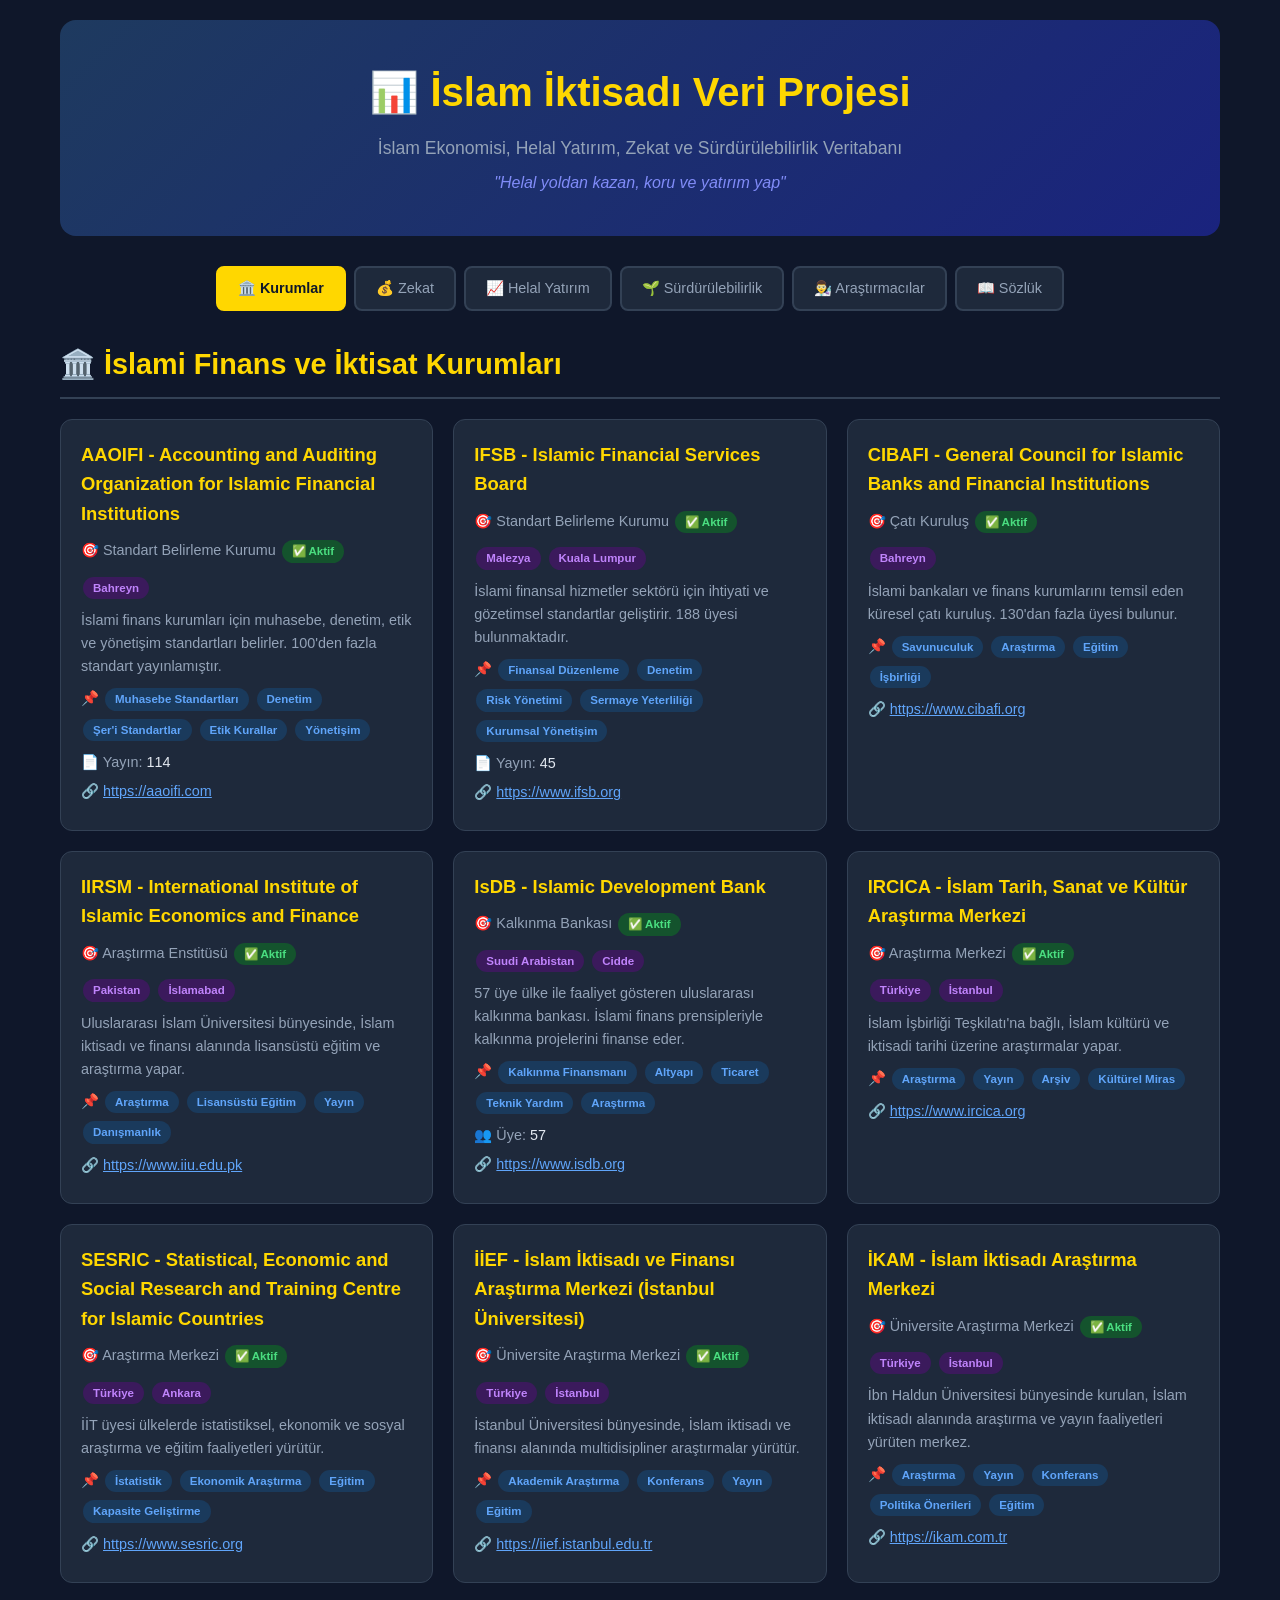
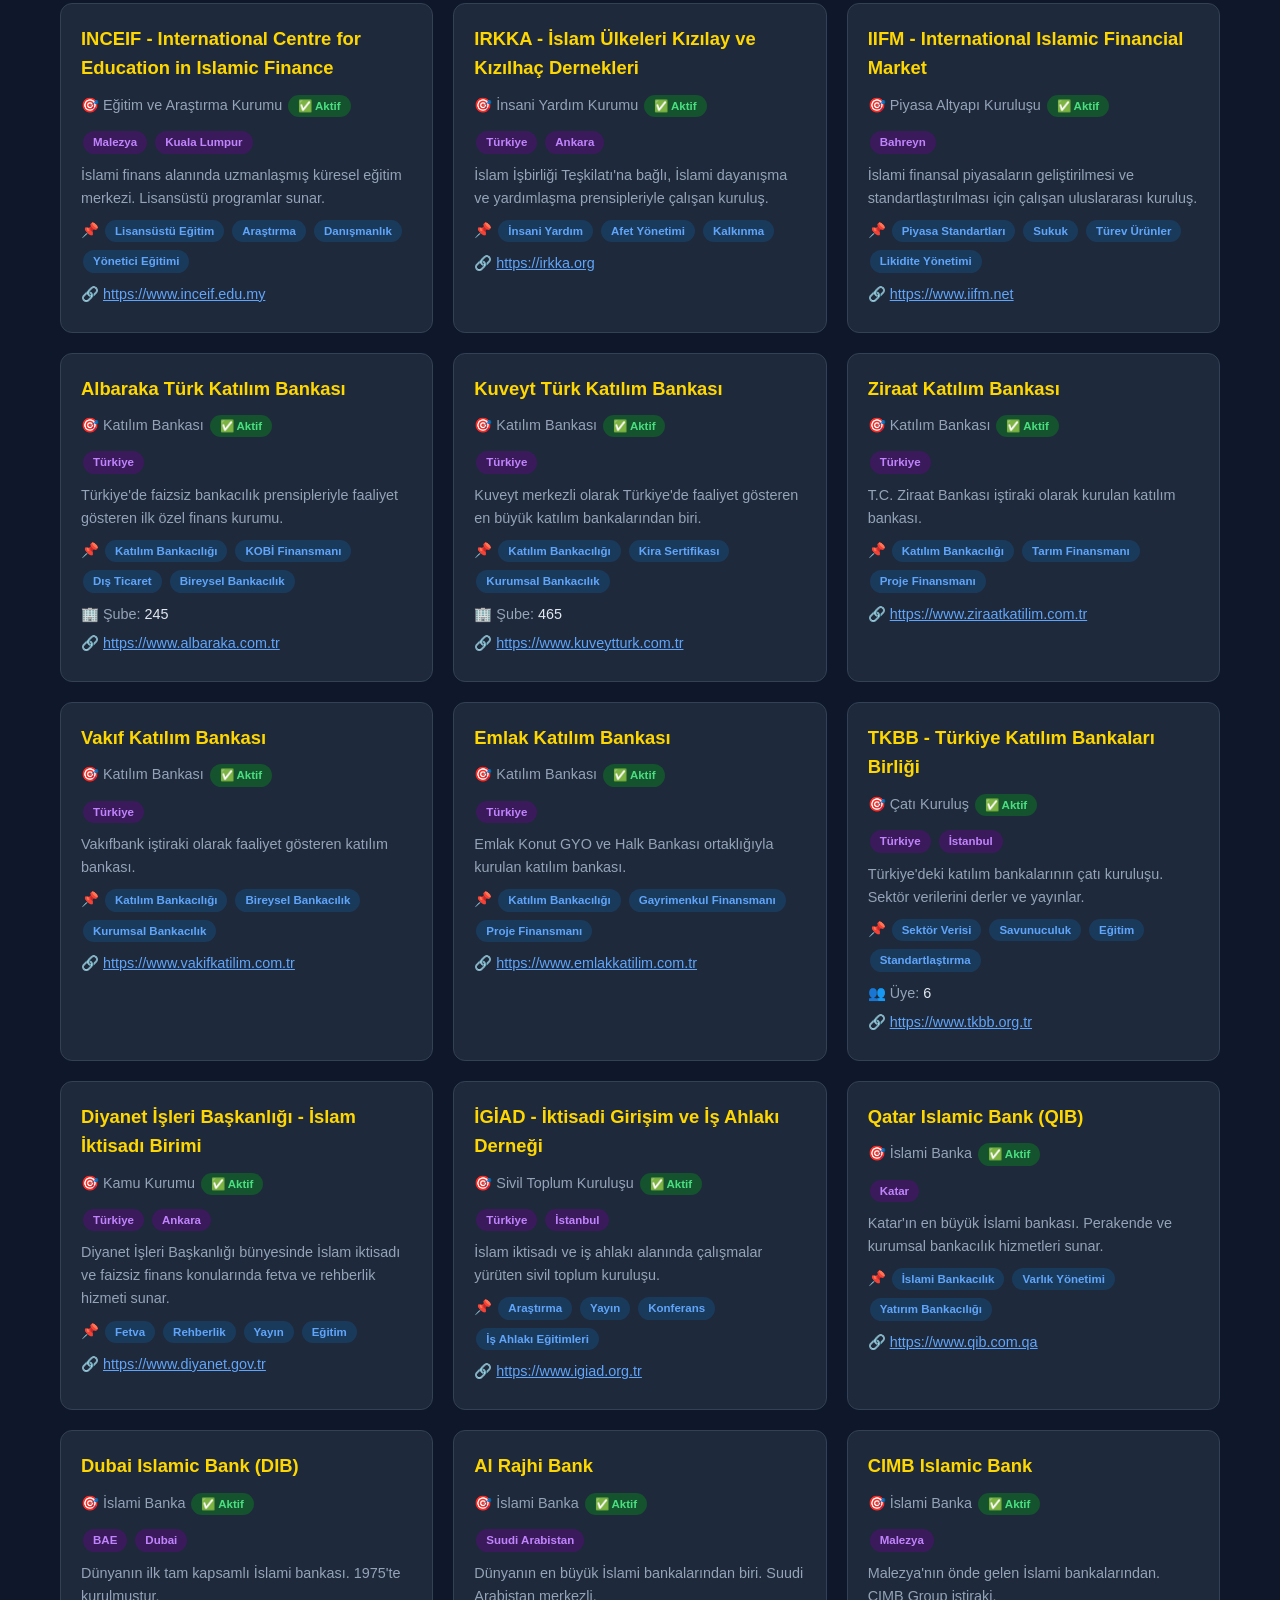
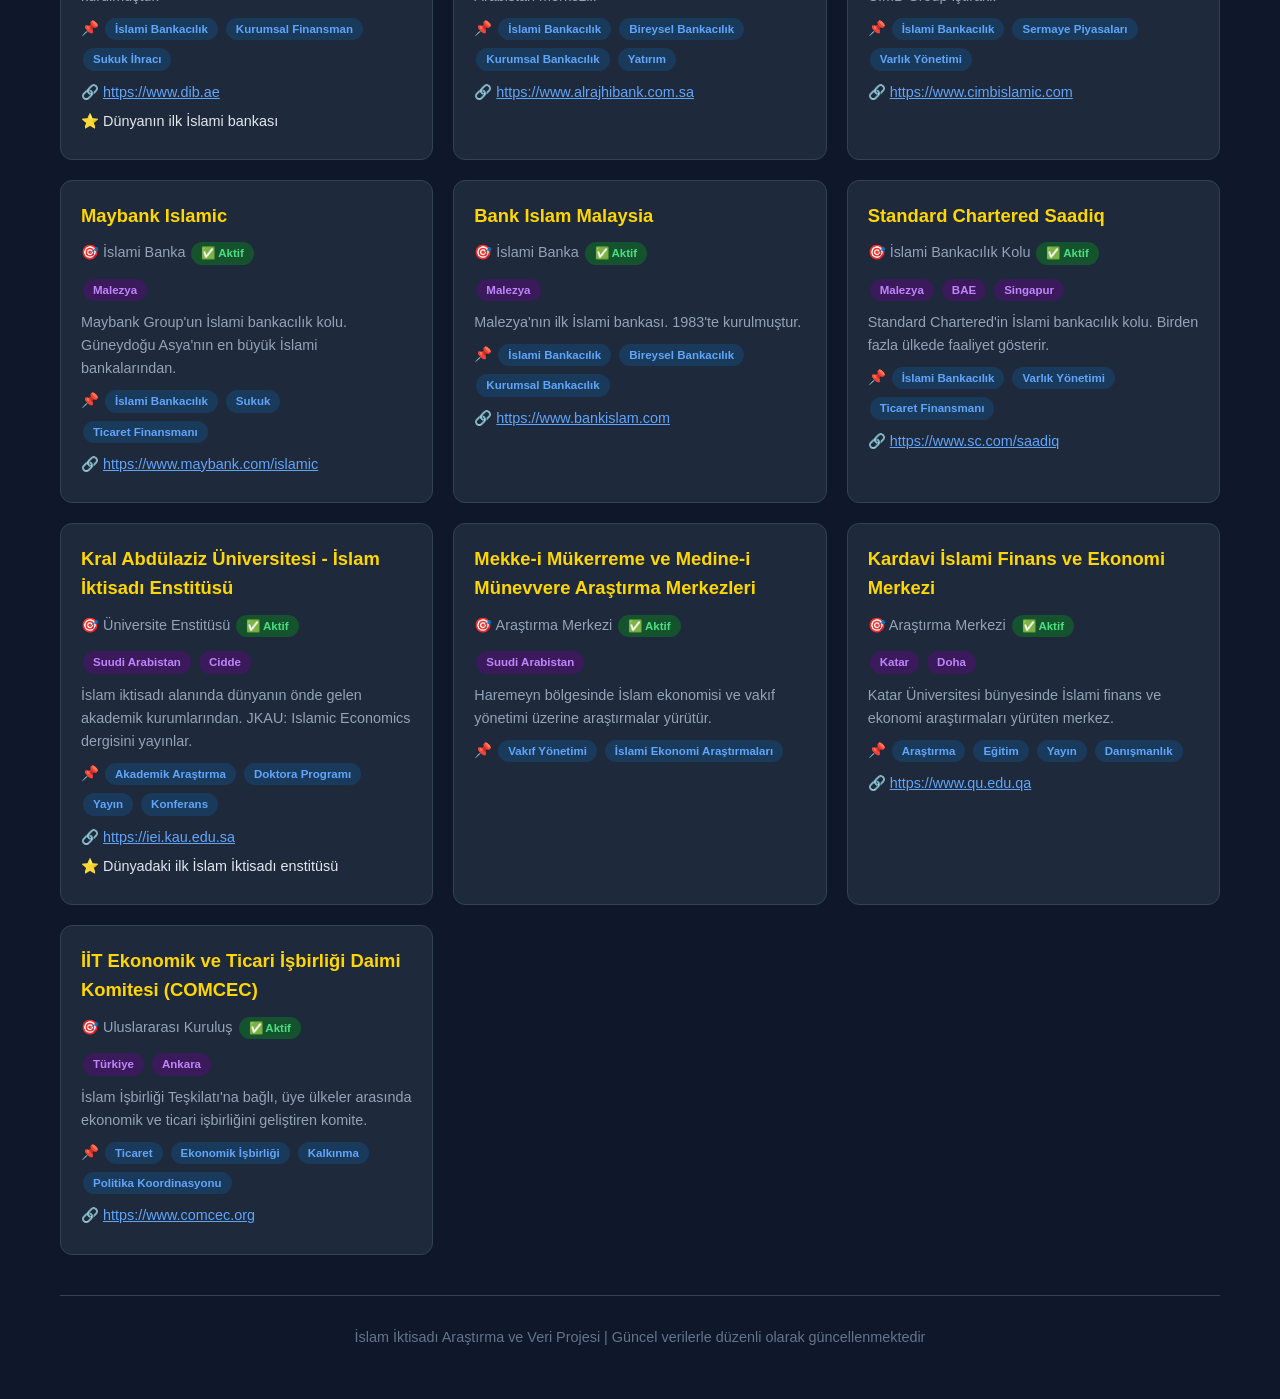
<file: web/index.html>
<!DOCTYPE html>
<html lang="tr">
<head>
    <meta charset="UTF-8">
    <meta name="viewport" content="width=device-width, initial-scale=1.0">
    <title>İslam İktisadı Veri Projesi</title>
    <link rel="stylesheet" href="/web/css/style.css">
</head>
<body>
    <div class="container">
        <header>
            <h1>📊 İslam İktisadı Veri Projesi</h1>
            <p class="subtitle">İslam Ekonomisi, Helal Yatırım, Zekat ve Sürdürülebilirlik Veritabanı</p>
            <p class="tagline">"Helal yoldan kazan, koru ve yatırım yap"</p>
        </header>

        <nav class="tabs">
            <button class="tab-btn active" data-tab="kurumlar">🏛️ Kurumlar</button>
            <button class="tab-btn" data-tab="zekat">💰 Zekat</button>
            <button class="tab-btn" data-tab="yatirim">📈 Helal Yatırım</button>
            <button class="tab-btn" data-tab="surdurulebilirlik">🌱 Sürdürülebilirlik</button>
            <button class="tab-btn" data-tab="arastirmacilar">👨‍🔬 Araştırmacılar</button>
            <button class="tab-btn" data-tab="terminoloji">📖 Sözlük</button>
        </nav>

        <section id="kurumlar" class="tab-content active">
            <h2>🏛️ İslami Finans ve İktisat Kurumları</h2>
            <div class="grid" id="kurumlar-grid"></div>
        </section>

        <section id="zekat" class="tab-content">
            <h2>💰 Zekat Kurumları ve Platformları</h2>
            <div class="grid" id="zekat-grid"></div>
        </section>

        <section id="yatirim" class="tab-content">
            <h2>📈 Helal Yatırım Araçları</h2>
            <p class="section-desc">Müslümanların helal yoldan para kazanması, biriktirmesi ve yatırım yapması için kullanılan araçlar</p>
            <div class="grid" id="yatirim-grid"></div>
        </section>

        <section id="surdurulebilirlik" class="tab-content">
            <h2>🌱 Sürdürülebilirlik Projeleri</h2>
            <div class="grid" id="surdurulebilirlik-grid"></div>
        </section>

        <section id="arastirmacilar" class="tab-content">
            <h2>👨‍🔬 Araştırmacılar</h2>
            <div class="grid" id="arastirmacilar-grid"></div>
        </section>

        <section id="terminoloji" class="tab-content">
            <h2>📖 İslam İktisadı Sözlüğü</h2>
            <div class="search-box">
                <input type="text" id="terminoloji-search" placeholder="Terim ara...">
            </div>
            <div class="grid" id="terminoloji-grid"></div>
        </section>

        <footer>
            <p>İslam İktisadı Araştırma ve Veri Projesi | Güncel verilerle düzenli olarak güncellenmektedir</p>
        </footer>
    </div>
    <script src="/web/js/app.js"></script>
</body>
</html>
</file>
<file: web/css/style.css>
* {
    margin: 0;
    padding: 0;
    box-sizing: border-box;
}

body {
    font-family: -apple-system, BlinkMacSystemFont, 'Segoe UI', Roboto, Oxygen, sans-serif;
    background: #0f172a;
    color: #e2e8f0;
    line-height: 1.6;
}

.container {
    max-width: 1200px;
    margin: 0 auto;
    padding: 20px;
}

header {
    text-align: center;
    padding: 40px 20px;
    background: linear-gradient(135deg, #1e3a5f 0%, #1a237e 100%);
    border-radius: 16px;
    margin-bottom: 30px;
}

header h1 {
    font-size: 2.5em;
    margin-bottom: 10px;
    color: #ffd700;
}

.subtitle {
    font-size: 1.1em;
    color: #94a3b8;
    margin-bottom: 8px;
}

.tagline {
    font-style: italic;
    color: #818cf8;
    font-size: 1em;
}

.tabs {
    display: flex;
    flex-wrap: wrap;
    gap: 8px;
    margin-bottom: 30px;
    justify-content: center;
}

.tab-btn {
    padding: 12px 20px;
    border: 2px solid #334155;
    background: #1e293b;
    color: #94a3b8;
    border-radius: 8px;
    cursor: pointer;
    font-size: 0.9em;
    transition: all 0.3s;
}

.tab-btn:hover {
    border-color: #ffd700;
    color: #ffd700;
}

.tab-btn.active {
    background: #ffd700;
    color: #0f172a;
    border-color: #ffd700;
    font-weight: bold;
}

.tab-content {
    display: none;
}

.tab-content.active {
    display: block;
}

h2 {
    font-size: 1.8em;
    margin-bottom: 20px;
    color: #ffd700;
    border-bottom: 2px solid #334155;
    padding-bottom: 10px;
}

.section-desc {
    color: #94a3b8;
    margin-bottom: 20px;
    font-size: 1.05em;
}

.grid {
    display: grid;
    grid-template-columns: repeat(auto-fill, minmax(350px, 1fr));
    gap: 20px;
}

.card {
    background: #1e293b;
    border: 1px solid #334155;
    border-radius: 12px;
    padding: 20px;
    transition: all 0.3s;
}

.card:hover {
    border-color: #ffd700;
    transform: translateY(-2px);
    box-shadow: 0 4px 20px rgba(255, 215, 0, 0.1);
}

.card h3 {
    color: #ffd700;
    font-size: 1.15em;
    margin-bottom: 8px;
}

.card .badge {
    display: inline-block;
    padding: 2px 10px;
    border-radius: 12px;
    font-size: 0.8em;
    font-weight: 600;
    margin: 4px 2px;
}

.badge-tur {
    background: #1a3a5c;
    color: #60a5fa;
}

.badge-ulke {
    background: #3b1a5c;
    color: #c084fc;
}

.badge-aktif {
    background: #14532d;
    color: #4ade80;
}

.badge-risk {
    background: #5c1a1a;
    color: #f87171;
}

.badge-helal {
    background: #1a5c3a;
    color: #34d399;
}

.card p {
    color: #94a3b8;
    font-size: 0.9em;
    margin: 6px 0;
}

.card .detail {
    color: #e2e8f0;
    font-weight: 500;
}

.card ul {
    list-style: none;
    margin: 8px 0;
}

.card ul li {
    color: #94a3b8;
    font-size: 0.85em;
    padding: 2px 0;
    padding-left: 16px;
    position: relative;
}

.card ul li::before {
    content: "•";
    color: #ffd700;
    position: absolute;
    left: 0;
}

.search-box {
    margin-bottom: 20px;
}

.search-box input {
    width: 100%;
    padding: 12px 16px;
    border: 2px solid #334155;
    background: #1e293b;
    color: #e2e8f0;
    border-radius: 8px;
    font-size: 1em;
    transition: border-color 0.3s;
}

.search-box input:focus {
    outline: none;
    border-color: #ffd700;
}

footer {
    text-align: center;
    padding: 30px;
    color: #64748b;
    font-size: 0.9em;
    margin-top: 40px;
    border-top: 1px solid #334155;
}

@media (max-width: 768px) {
    header h1 { font-size: 1.8em; }
    .grid { grid-template-columns: 1fr; }
    .tabs { flex-direction: column; }
    .tab-btn { width: 100%; }
}
</file>
